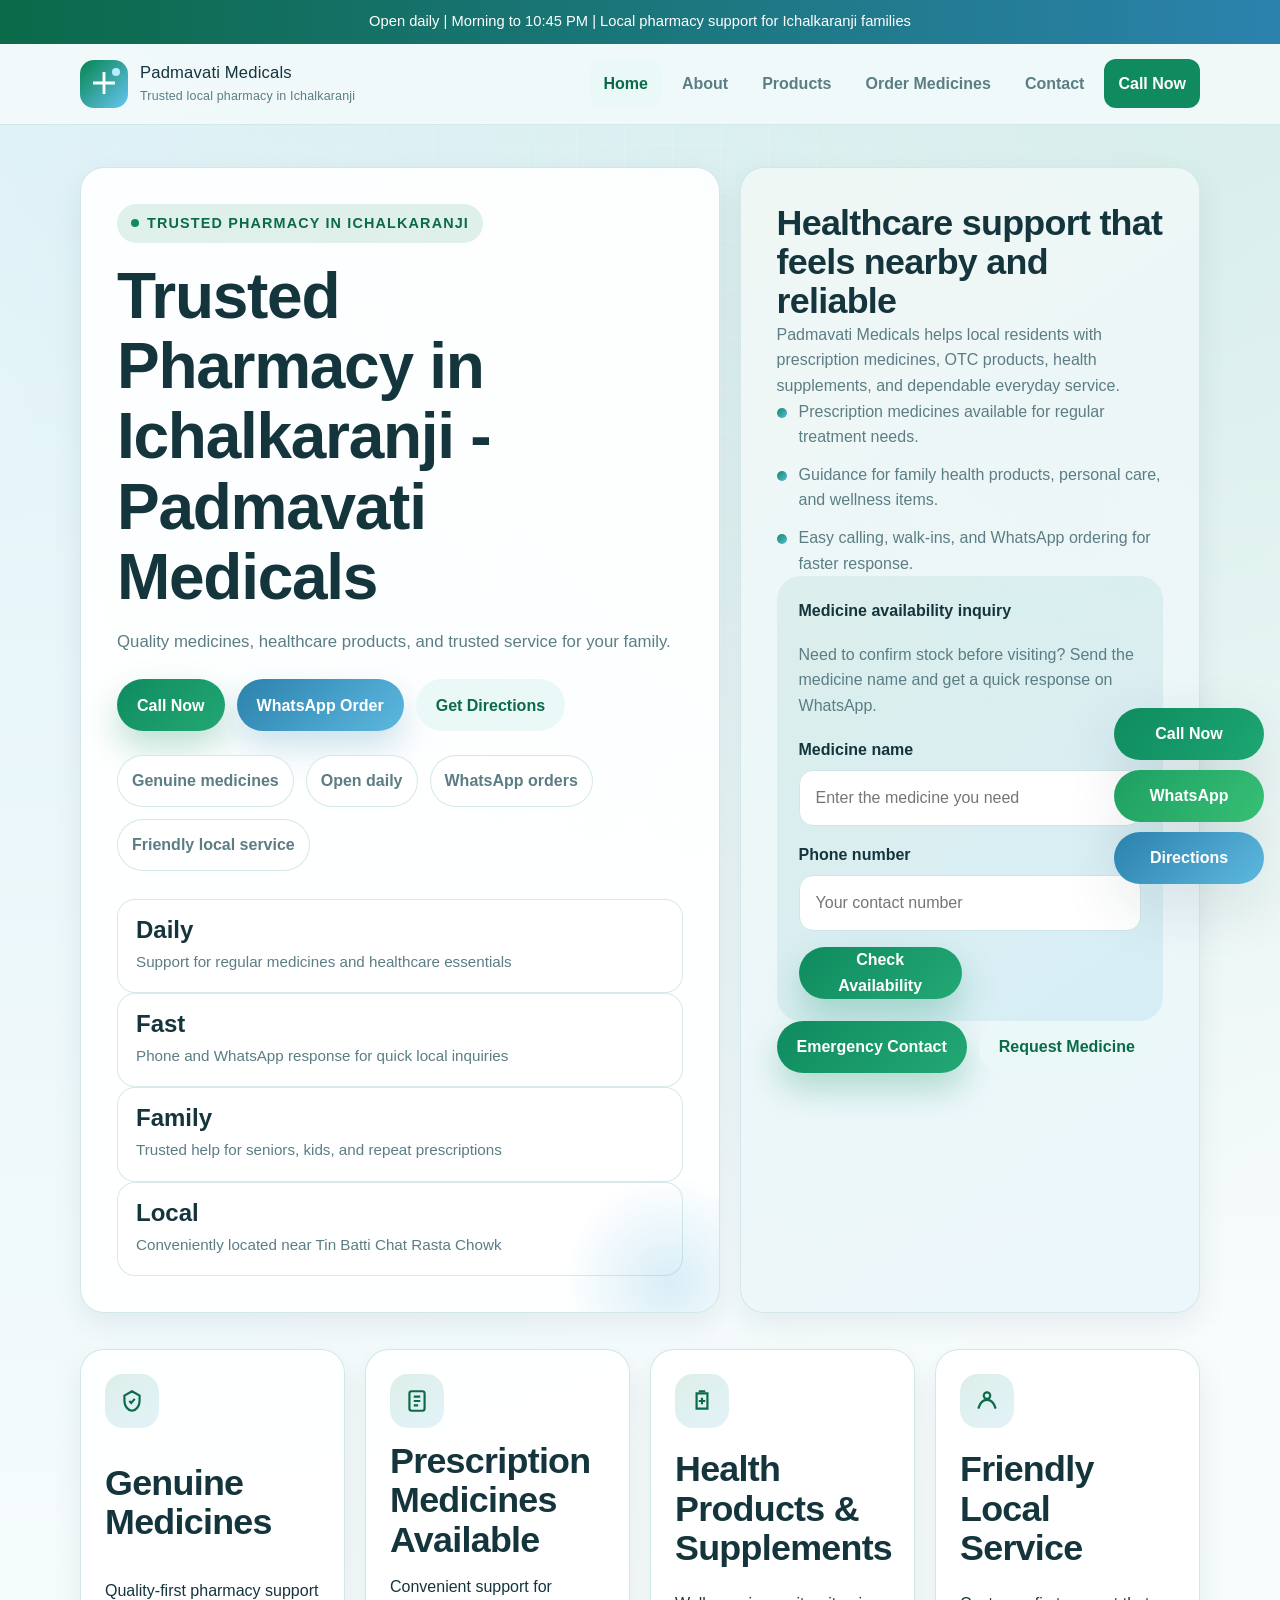
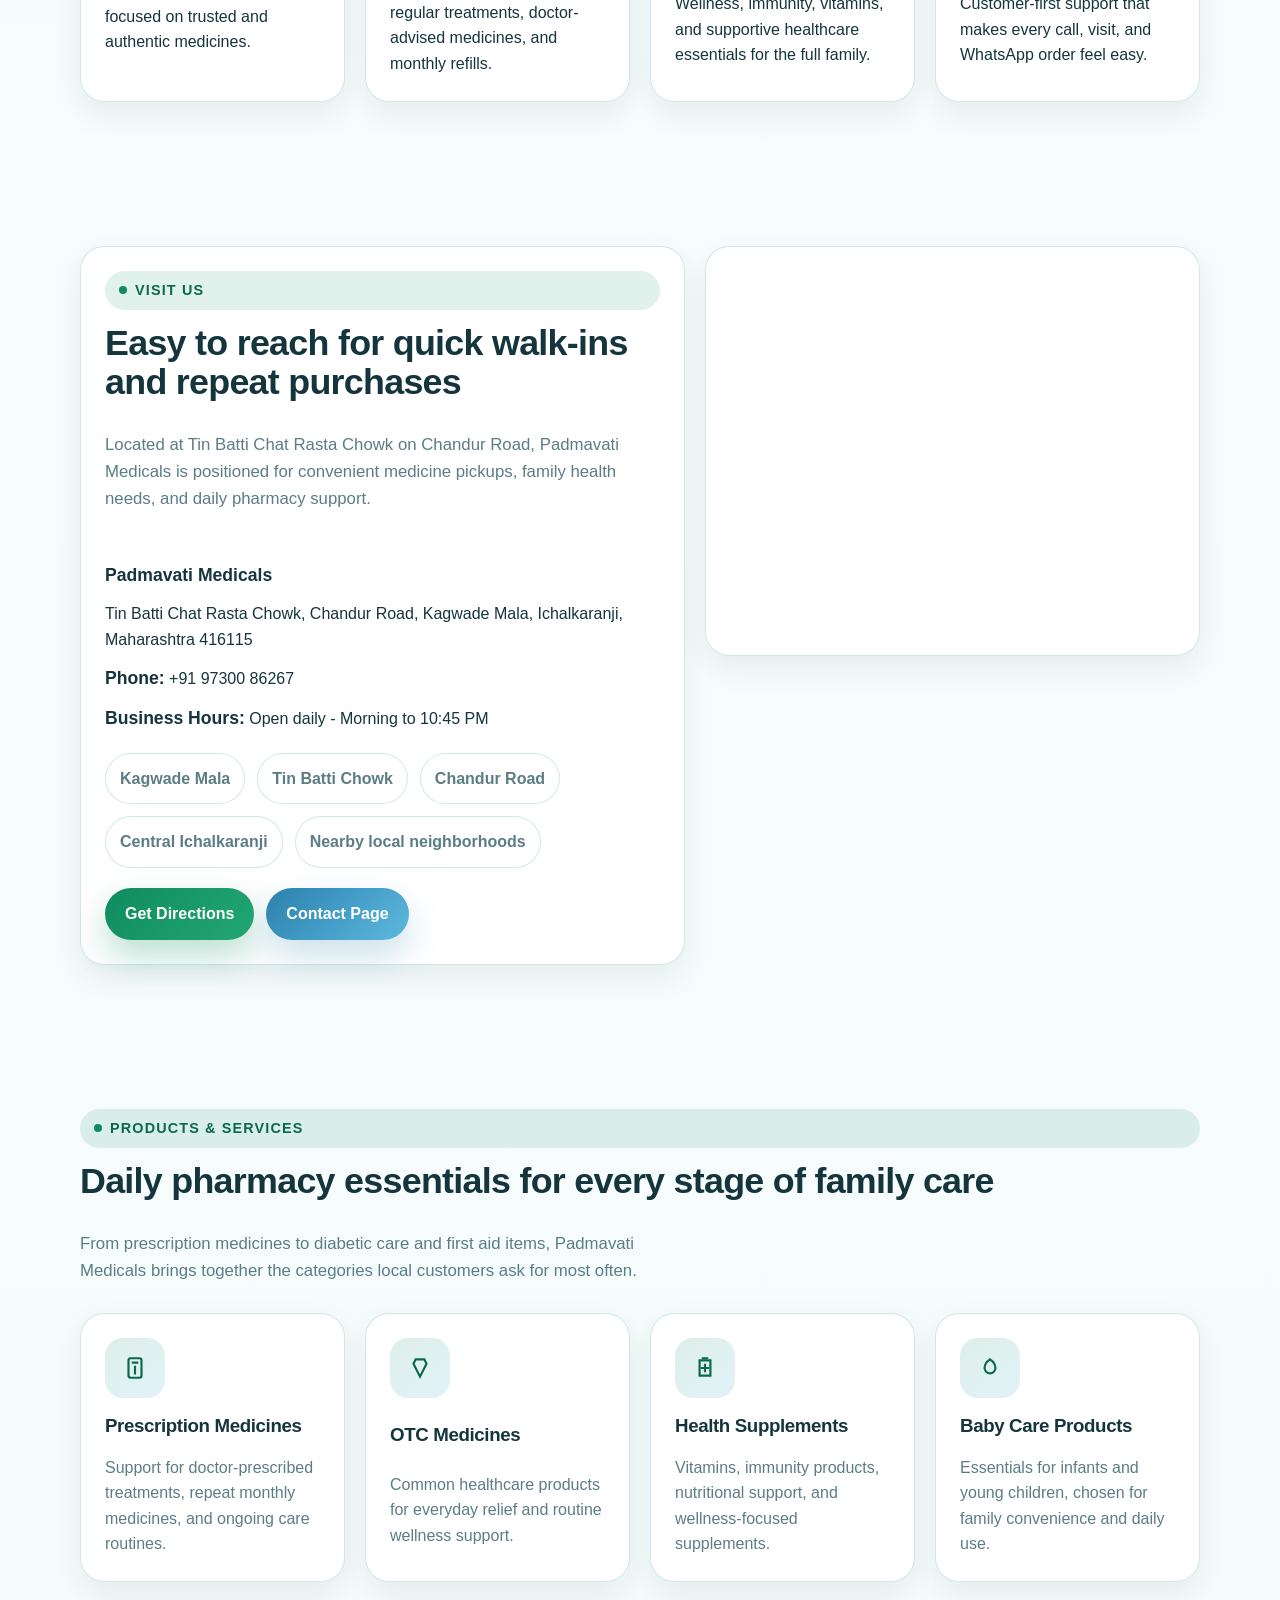
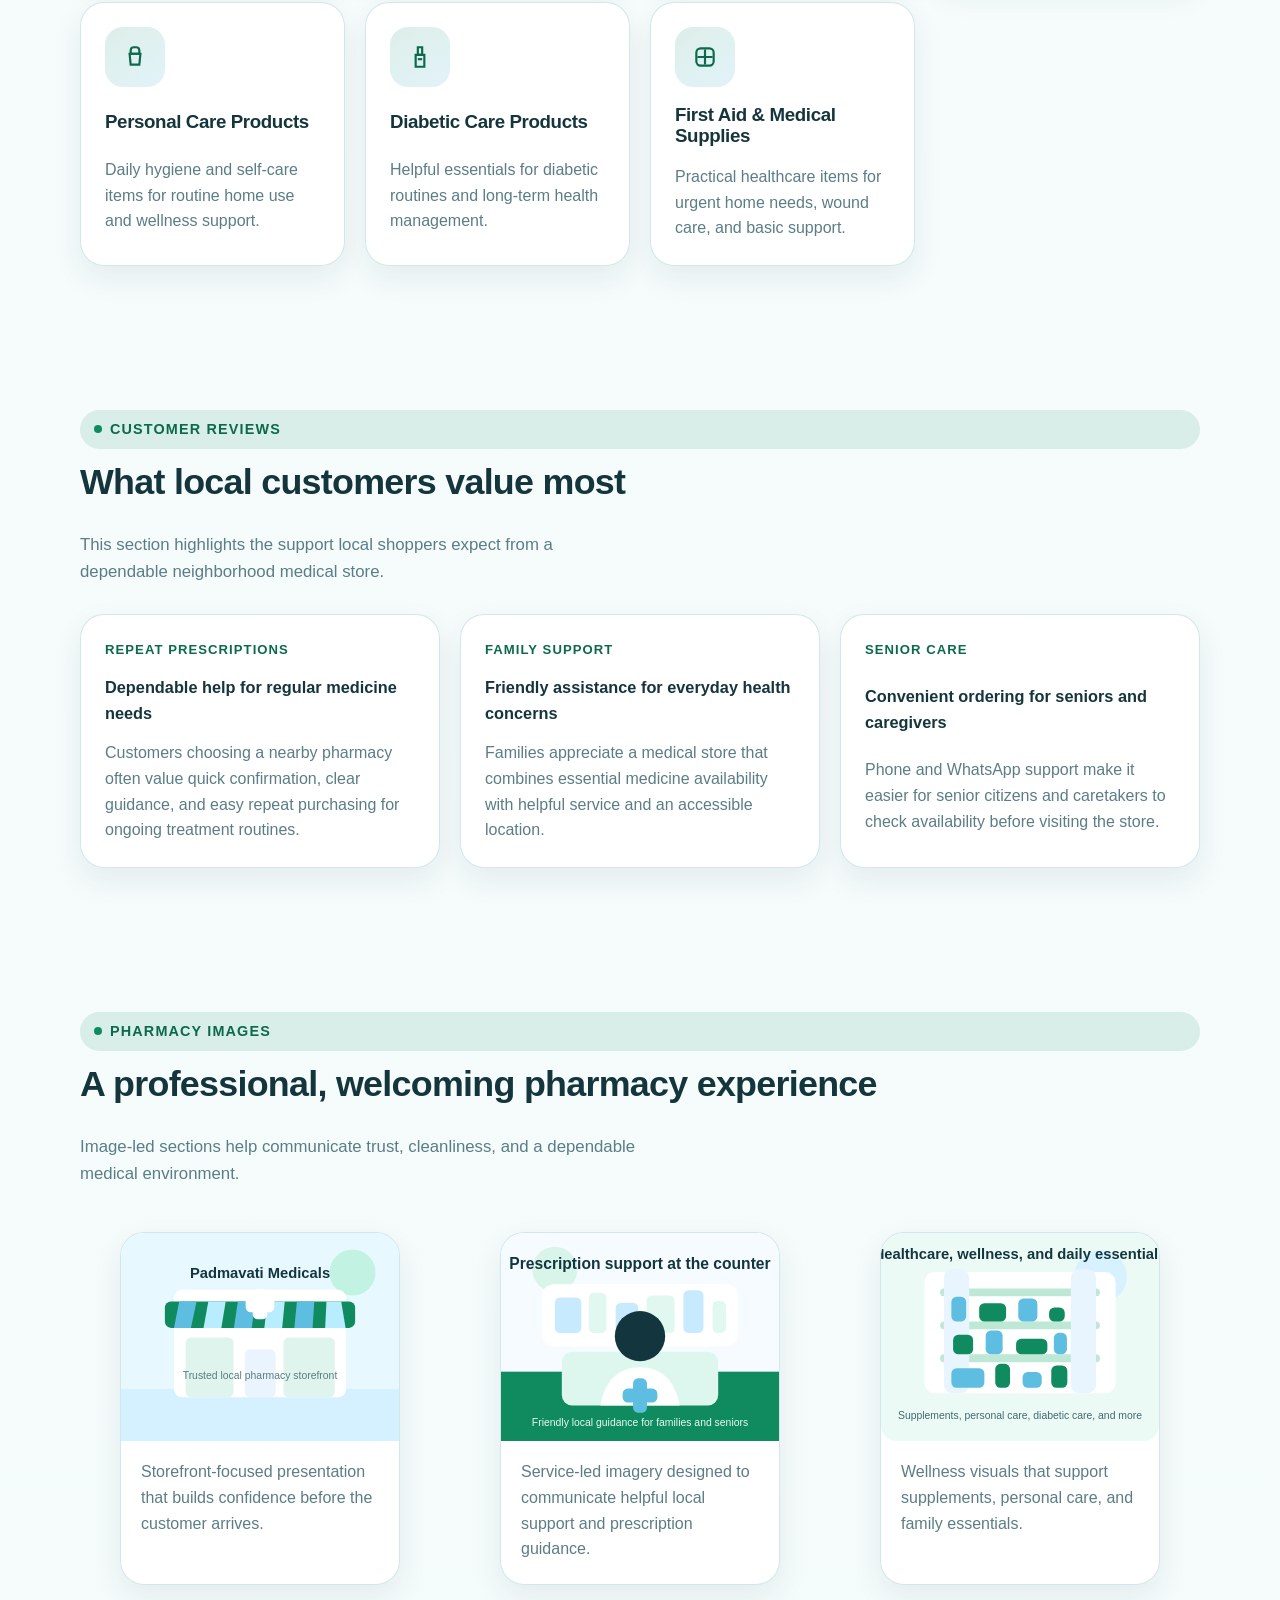
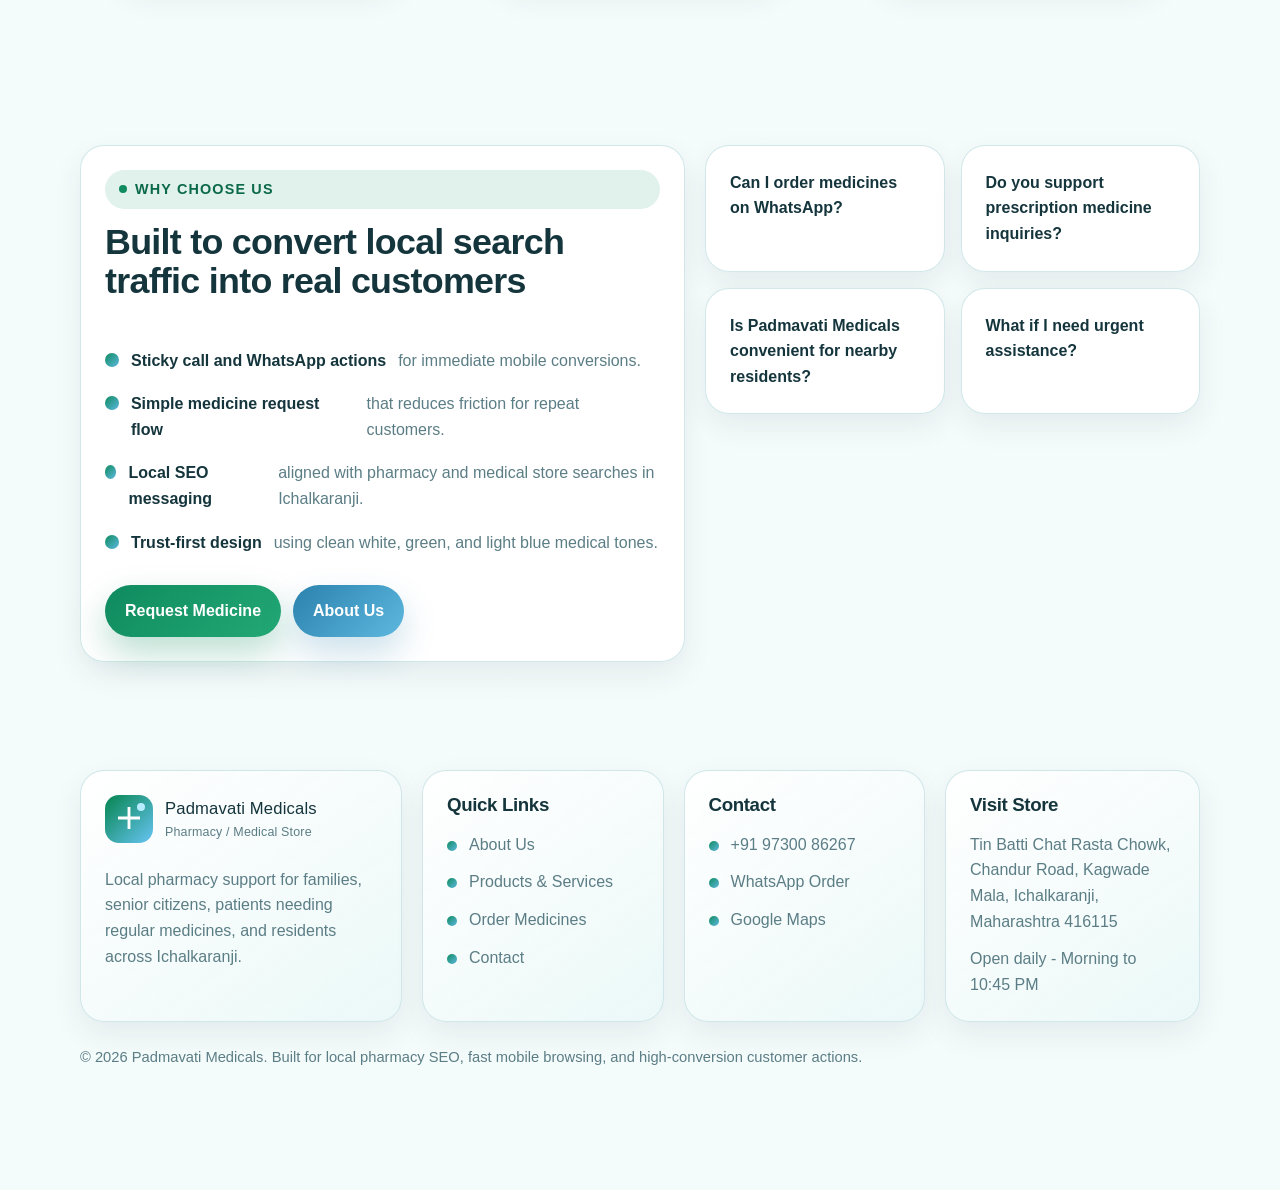
<file: index.html>
<!DOCTYPE html>
<html lang="en">
<head>
  <meta charset="UTF-8">
  <meta name="viewport" content="width=device-width, initial-scale=1.0">
  <title>Trusted Pharmacy in Ichalkaranji | Padmavati Medicals</title>
  <meta name="description" content="Padmavati Medicals is a trusted pharmacy in Ichalkaranji for genuine medicines, prescription support, health products, WhatsApp orders, and quick local service.">
  <meta name="keywords" content="Pharmacy in Ichalkaranji, Medical Store Ichalkaranji, Medicine Shop Near Me, Padmavati Medicals">
  <meta name="theme-color" content="#0f8b5f">
  <meta name="robots" content="index, follow">
  <meta property="og:title" content="Trusted Pharmacy in Ichalkaranji | Padmavati Medicals">
  <meta property="og:description" content="Quality medicines, healthcare products, and trusted service for your family in Ichalkaranji.">
  <meta property="og:type" content="website">
  <meta property="og:image" content="assets/gallery-store.svg">
  <link rel="icon" href="assets/favicon.svg" type="image/svg+xml">
  <link rel="stylesheet" href="styles.css">
  <script type="application/ld+json">
    {
      "@context": "https://schema.org",
      "@type": "MedicalBusiness",
      "name": "Padmavati Medicals",
      "description": "Trusted pharmacy in Ichalkaranji for prescription medicines, health products, and daily healthcare essentials.",
      "telephone": "+91 97300 86267",
      "address": {
        "@type": "PostalAddress",
        "streetAddress": "Tin Batti Chat Rasta Chowk, Chandur Road, Kagwade Mala",
        "addressLocality": "Ichalkaranji",
        "addressRegion": "Maharashtra",
        "postalCode": "416115",
        "addressCountry": "IN"
      },
      "areaServed": [
        "Ichalkaranji",
        "Kagwade Mala",
        "Tin Batti Chowk",
        "Chandur Road"
      ],
      "hasMap": "https://www.google.com/maps/dir/?api=1&destination=Tin%20Batti%20Chat%20Rasta%20Chowk%2C%20Chandur%20Road%2C%20Kagwade%20Mala%2C%20Ichalkaranji%2C%20Maharashtra%20416115",
      "sameAs": [
        "https://share.google/rXqUrAADNEmVeLZZI"
      ],
      "contactPoint": {
        "@type": "ContactPoint",
        "telephone": "+91 97300 86267",
        "contactType": "customer support",
        "areaServed": "IN",
        "availableLanguage": [
          "en",
          "hi",
          "mr"
        ]
      }
    }
  </script>
</head>
<body data-page="home">
  <a class="skip-link" href="#main-content">Skip to content</a>
  <header class="site-header">
    <div class="announcement">Open daily | Morning to 10:45 PM | Local pharmacy support for Ichalkaranji families</div>
    <div class="container nav-shell">
      <a class="brand" href="index.html" aria-label="Padmavati Medicals home">
        <img src="assets/logo-mark.svg" alt="Padmavati Medicals logo">
        <span>
          Padmavati Medicals
          <small>Trusted local pharmacy in Ichalkaranji</small>
        </span>
      </a>
      <button class="nav-toggle" type="button" aria-expanded="false" aria-controls="site-nav" data-nav-toggle>
        <span></span>
      </button>
      <nav class="site-nav" id="site-nav" data-site-nav>
        <a href="index.html" data-page-link="home">Home</a>
        <a href="about.html" data-page-link="about">About</a>
        <a href="products.html" data-page-link="products">Products</a>
        <a href="order.html" data-page-link="order">Order Medicines</a>
        <a href="contact.html" data-page-link="contact">Contact</a>
        <a class="nav-cta" href="tel:+919730086267">Call Now</a>
      </nav>
    </div>
  </header>

  <main id="main-content">
    <section class="hero">
      <div class="container hero-grid">
        <div class="hero-copy reveal">
          <span class="eyebrow">Trusted Pharmacy in Ichalkaranji</span>
          <h1>Trusted Pharmacy in Ichalkaranji - Padmavati Medicals</h1>
          <p>Quality medicines, healthcare products, and trusted service for your family.</p>
          <div class="cta-row" style="margin-top: 24px;">
            <a class="button" href="tel:+919730086267">Call Now</a>
            <a class="button-secondary" href="https://wa.me/919730086267?text=Hello%20Padmavati%20Medicals%2C%20I%20want%20to%20order%20medicines.">WhatsApp Order</a>
            <a class="button-light" href="https://www.google.com/maps/dir/?api=1&amp;destination=Tin%20Batti%20Chat%20Rasta%20Chowk%2C%20Chandur%20Road%2C%20Kagwade%20Mala%2C%20Ichalkaranji%2C%20Maharashtra%20416115">Get Directions</a>
          </div>
          <div class="trust-ribbon">
            <span class="mini-badge">Genuine medicines</span>
            <span class="mini-badge">Open daily</span>
            <span class="mini-badge">WhatsApp orders</span>
            <span class="mini-badge">Friendly local service</span>
          </div>
          <div class="metric-strip" style="margin-top: 28px;">
            <div class="metric">
              <strong>Daily</strong>
              <span>Support for regular medicines and healthcare essentials</span>
            </div>
            <div class="metric">
              <strong>Fast</strong>
              <span>Phone and WhatsApp response for quick local inquiries</span>
            </div>
            <div class="metric">
              <strong>Family</strong>
              <span>Trusted help for seniors, kids, and repeat prescriptions</span>
            </div>
            <div class="metric">
              <strong>Local</strong>
              <span>Conveniently located near Tin Batti Chat Rasta Chowk</span>
            </div>
          </div>
        </div>

        <aside class="hero-panel reveal">
          <h2>Healthcare support that feels nearby and reliable</h2>
          <p class="subtle">Padmavati Medicals helps local residents with prescription medicines, OTC products, health supplements, and dependable everyday service.</p>
          <ul class="icon-list">
            <li>Prescription medicines available for regular treatment needs.</li>
            <li>Guidance for family health products, personal care, and wellness items.</li>
            <li>Easy calling, walk-ins, and WhatsApp ordering for faster response.</li>
          </ul>
          <div class="support-banner">
            <strong>Medicine availability inquiry</strong>
            <p class="subtle">Need to confirm stock before visiting? Send the medicine name and get a quick response on WhatsApp.</p>
            <form class="form-grid" data-inquiry-form>
              <div class="field full">
                <label for="home-medicine">Medicine name</label>
                <input id="home-medicine" name="medicine" type="text" placeholder="Enter the medicine you need" required>
              </div>
              <div class="field full">
                <label for="home-phone">Phone number</label>
                <input id="home-phone" name="phone" type="tel" placeholder="Your contact number">
              </div>
              <button class="button" type="submit">Check Availability</button>
              <div class="status-message" data-form-status></div>
            </form>
          </div>
          <div class="inline-actions">
            <a class="button" href="tel:+919730086267">Emergency Contact</a>
            <a class="button-light" href="order.html">Request Medicine</a>
          </div>
        </aside>
      </div>
    </section>

    <section class="section section-tight">
      <div class="container">
        <div class="card-grid cards-4">
          <article class="card feature-card reveal">
            <div class="icon-badge" aria-hidden="true">
              <svg viewBox="0 0 24 24" fill="none" stroke="currentColor" stroke-width="2">
                <path d="M12 3l7 4v5c0 4.4-2.9 8.6-7 9-4.1-.4-7-4.6-7-9V7l7-4Z"></path>
                <path d="m9.5 12 1.8 1.8 3.2-3.8"></path>
              </svg>
            </div>
            <h3>Genuine Medicines</h3>
            <p>Quality-first pharmacy support focused on trusted and authentic medicines.</p>
          </article>
          <article class="card feature-card reveal">
            <div class="icon-badge" aria-hidden="true">
              <svg viewBox="0 0 24 24" fill="none" stroke="currentColor" stroke-width="2">
                <rect x="5" y="3" width="14" height="18" rx="2"></rect>
                <path d="M9 8h6M9 12h6M9 16h4"></path>
              </svg>
            </div>
            <h3>Prescription Medicines Available</h3>
            <p>Convenient support for regular treatments, doctor-advised medicines, and monthly refills.</p>
          </article>
          <article class="card feature-card reveal">
            <div class="icon-badge" aria-hidden="true">
              <svg viewBox="0 0 24 24" fill="none" stroke="currentColor" stroke-width="2">
                <path d="M7 5h10v14H7z"></path>
                <path d="M9 3h6M12 9v6M9 12h6"></path>
              </svg>
            </div>
            <h3>Health Products &amp; Supplements</h3>
            <p>Wellness, immunity, vitamins, and supportive healthcare essentials for the full family.</p>
          </article>
          <article class="card feature-card reveal">
            <div class="icon-badge" aria-hidden="true">
              <svg viewBox="0 0 24 24" fill="none" stroke="currentColor" stroke-width="2">
                <path d="M4 19c1.5-5.3 4.2-8 8-8s6.5 2.7 8 8"></path>
                <circle cx="12" cy="7" r="3"></circle>
              </svg>
            </div>
            <h3>Friendly Local Service</h3>
            <p>Customer-first support that makes every call, visit, and WhatsApp order feel easy.</p>
          </article>
        </div>
      </div>
    </section>

    <section class="section">
      <div class="container split-grid">
        <div class="map-card reveal">
          <div class="section-header">
            <span class="eyebrow">Visit Us</span>
            <h2>Easy to reach for quick walk-ins and repeat purchases</h2>
            <p class="section-copy">Located at Tin Batti Chat Rasta Chowk on Chandur Road, Padmavati Medicals is positioned for convenient medicine pickups, family health needs, and daily pharmacy support.</p>
          </div>
          <div class="address-block">
            <strong>Padmavati Medicals</strong>
            <p>Tin Batti Chat Rasta Chowk, Chandur Road, Kagwade Mala, Ichalkaranji, Maharashtra 416115</p>
            <p><strong>Phone:</strong> <a href="tel:+919730086267">+91 97300 86267</a></p>
            <p><strong>Business Hours:</strong> Open daily - Morning to 10:45 PM</p>
          </div>
          <div class="service-areas">
            <span class="area-chip">Kagwade Mala</span>
            <span class="area-chip">Tin Batti Chowk</span>
            <span class="area-chip">Chandur Road</span>
            <span class="area-chip">Central Ichalkaranji</span>
            <span class="area-chip">Nearby local neighborhoods</span>
          </div>
          <div class="inline-actions">
            <a class="button" href="https://www.google.com/maps/dir/?api=1&amp;destination=Tin%20Batti%20Chat%20Rasta%20Chowk%2C%20Chandur%20Road%2C%20Kagwade%20Mala%2C%20Ichalkaranji%2C%20Maharashtra%20416115">Get Directions</a>
            <a class="button-secondary" href="contact.html">Contact Page</a>
          </div>
        </div>
        <div class="map-card reveal">
          <iframe class="map-frame" title="Padmavati Medicals location map" loading="lazy" referrerpolicy="no-referrer-when-downgrade" src="https://www.google.com/maps?q=Tin%20Batti%20Chat%20Rasta%20Chowk%2C%20Chandur%20Road%2C%20Kagwade%20Mala%2C%20Ichalkaranji%2C%20Maharashtra%20416115&amp;output=embed"></iframe>
        </div>
      </div>
    </section>

    <section class="section">
      <div class="container">
        <div class="section-header reveal">
          <span class="eyebrow">Products &amp; Services</span>
          <h2>Daily pharmacy essentials for every stage of family care</h2>
          <p class="section-copy">From prescription medicines to diabetic care and first aid items, Padmavati Medicals brings together the categories local customers ask for most often.</p>
        </div>
        <div class="product-grid products-4">
          <article class="product-card reveal">
            <div class="icon-badge" aria-hidden="true">
              <svg viewBox="0 0 24 24" fill="none" stroke="currentColor" stroke-width="2">
                <rect x="6" y="3" width="12" height="18" rx="2"></rect>
                <path d="M9 7h6M12 10v8"></path>
              </svg>
            </div>
            <h3>Prescription Medicines</h3>
            <p>Support for doctor-prescribed treatments, repeat monthly medicines, and ongoing care routines.</p>
          </article>
          <article class="product-card reveal">
            <div class="icon-badge" aria-hidden="true">
              <svg viewBox="0 0 24 24" fill="none" stroke="currentColor" stroke-width="2">
                <path d="M8 4h8l2 4-6 12L6 8l2-4Z"></path>
              </svg>
            </div>
            <h3>OTC Medicines</h3>
            <p>Common healthcare products for everyday relief and routine wellness support.</p>
          </article>
          <article class="product-card reveal">
            <div class="icon-badge" aria-hidden="true">
              <svg viewBox="0 0 24 24" fill="none" stroke="currentColor" stroke-width="2">
                <path d="M7 5h10v14H7z"></path>
                <path d="M9 3h6M12 8v8M8 12h8"></path>
              </svg>
            </div>
            <h3>Health Supplements</h3>
            <p>Vitamins, immunity products, nutritional support, and wellness-focused supplements.</p>
          </article>
          <article class="product-card reveal">
            <div class="icon-badge" aria-hidden="true">
              <svg viewBox="0 0 24 24" fill="none" stroke="currentColor" stroke-width="2">
                <path d="M12 4c3 2 5 4.8 5 8a5 5 0 1 1-10 0c0-3.2 2-6 5-8Z"></path>
              </svg>
            </div>
            <h3>Baby Care Products</h3>
            <p>Essentials for infants and young children, chosen for family convenience and daily use.</p>
          </article>
          <article class="product-card reveal">
            <div class="icon-badge" aria-hidden="true">
              <svg viewBox="0 0 24 24" fill="none" stroke="currentColor" stroke-width="2">
                <path d="M8 6c0-1.7 1.3-3 3-3h2c1.7 0 3 1.3 3 3v3H8V6Z"></path>
                <path d="M7 9h10l-1 10H8L7 9Z"></path>
              </svg>
            </div>
            <h3>Personal Care Products</h3>
            <p>Daily hygiene and self-care items for routine home use and wellness support.</p>
          </article>
          <article class="product-card reveal">
            <div class="icon-badge" aria-hidden="true">
              <svg viewBox="0 0 24 24" fill="none" stroke="currentColor" stroke-width="2">
                <path d="M10 3h4v7h-4z"></path>
                <path d="M8 10h8v11H8z"></path>
                <path d="M10 14h4"></path>
              </svg>
            </div>
            <h3>Diabetic Care Products</h3>
            <p>Helpful essentials for diabetic routines and long-term health management.</p>
          </article>
          <article class="product-card reveal">
            <div class="icon-badge" aria-hidden="true">
              <svg viewBox="0 0 24 24" fill="none" stroke="currentColor" stroke-width="2">
                <path d="M5 12h14M12 5v14"></path>
                <rect x="4" y="4" width="16" height="16" rx="4"></rect>
              </svg>
            </div>
            <h3>First Aid &amp; Medical Supplies</h3>
            <p>Practical healthcare items for urgent home needs, wound care, and basic support.</p>
          </article>
        </div>
      </div>
    </section>

    <section class="section">
      <div class="container">
        <div class="section-header reveal">
          <span class="eyebrow">Customer Reviews</span>
          <h2>What local customers value most</h2>
          <p class="section-copy">This section highlights the support local shoppers expect from a dependable neighborhood medical store.</p>
        </div>
        <div class="card-grid cards-3">
          <article class="review-card reveal">
            <span class="review-tag">Repeat prescriptions</span>
            <strong>Dependable help for regular medicine needs</strong>
            <p>Customers choosing a nearby pharmacy often value quick confirmation, clear guidance, and easy repeat purchasing for ongoing treatment routines.</p>
          </article>
          <article class="review-card reveal">
            <span class="review-tag">Family support</span>
            <strong>Friendly assistance for everyday health concerns</strong>
            <p>Families appreciate a medical store that combines essential medicine availability with helpful service and an accessible location.</p>
          </article>
          <article class="review-card reveal">
            <span class="review-tag">Senior care</span>
            <strong>Convenient ordering for seniors and caregivers</strong>
            <p>Phone and WhatsApp support make it easier for senior citizens and caretakers to check availability before visiting the store.</p>
          </article>
        </div>
      </div>
    </section>

    <section class="section">
      <div class="container">
        <div class="section-header reveal">
          <span class="eyebrow">Pharmacy Images</span>
          <h2>A professional, welcoming pharmacy experience</h2>
          <p class="section-copy">Image-led sections help communicate trust, cleanliness, and a dependable medical environment.</p>
        </div>
        <div class="gallery-grid">
          <figure class="gallery-card reveal">
            <img src="assets/gallery-store.svg" alt="Illustration of Padmavati Medicals storefront">
            <figcaption>Storefront-focused presentation that builds confidence before the customer arrives.</figcaption>
          </figure>
          <figure class="gallery-card reveal">
            <img src="assets/gallery-pharmacist.svg" alt="Illustration of pharmacy counter support">
            <figcaption>Service-led imagery designed to communicate helpful local support and prescription guidance.</figcaption>
          </figure>
          <figure class="gallery-card reveal">
            <img src="assets/gallery-wellness.svg" alt="Illustration of healthcare and wellness shelves">
            <figcaption>Wellness visuals that support supplements, personal care, and family essentials.</figcaption>
          </figure>
        </div>
      </div>
    </section>

    <section class="section">
      <div class="container split-grid">
        <div class="form-card reveal">
          <div class="section-header">
            <span class="eyebrow">Why Choose Us</span>
            <h2>Built to convert local search traffic into real customers</h2>
          </div>
          <div class="feature-check"><strong>Sticky call and WhatsApp actions</strong> for immediate mobile conversions.</div>
          <div class="feature-check"><strong>Simple medicine request flow</strong> that reduces friction for repeat customers.</div>
          <div class="feature-check"><strong>Local SEO messaging</strong> aligned with pharmacy and medical store searches in Ichalkaranji.</div>
          <div class="feature-check"><strong>Trust-first design</strong> using clean white, green, and light blue medical tones.</div>
          <div class="inline-actions" style="margin-top: 12px;">
            <a class="button" href="order.html">Request Medicine</a>
            <a class="button-secondary" href="about.html">About Us</a>
          </div>
        </div>
        <div class="faq-grid">
          <details class="faq-card reveal">
            <summary>Can I order medicines on WhatsApp?</summary>
            <p>Yes. Tap the WhatsApp button or submit the medicine request form to start an order message instantly.</p>
          </details>
          <details class="faq-card reveal">
            <summary>Do you support prescription medicine inquiries?</summary>
            <p>Yes. Use the order form to mention the medicine name and share your prescription image in WhatsApp for confirmation.</p>
          </details>
          <details class="faq-card reveal">
            <summary>Is Padmavati Medicals convenient for nearby residents?</summary>
            <p>The store is positioned near Tin Batti Chat Rasta Chowk on Chandur Road, making it accessible for local walk-ins in and around Ichalkaranji.</p>
          </details>
          <details class="faq-card reveal">
            <summary>What if I need urgent assistance?</summary>
            <p>Use the emergency call button for immediate phone contact and faster guidance on urgent medicine availability.</p>
          </details>
        </div>
      </div>
    </section>
  </main>

  <footer class="footer">
    <div class="container footer-grid">
      <section class="footer-card">
        <a class="brand" href="index.html">
          <img src="assets/logo-mark.svg" alt="Padmavati Medicals logo">
          <span>
            Padmavati Medicals
            <small>Pharmacy / Medical Store</small>
          </span>
        </a>
        <p style="margin-top: 16px;">Local pharmacy support for families, senior citizens, patients needing regular medicines, and residents across Ichalkaranji.</p>
      </section>
      <section class="footer-card">
        <h3>Quick Links</h3>
        <ul class="icon-list" style="margin-top: 16px;">
          <li><a href="about.html">About Us</a></li>
          <li><a href="products.html">Products &amp; Services</a></li>
          <li><a href="order.html">Order Medicines</a></li>
          <li><a href="contact.html">Contact</a></li>
        </ul>
      </section>
      <section class="footer-card">
        <h3>Contact</h3>
        <ul class="icon-list" style="margin-top: 16px;">
          <li><a href="tel:+919730086267">+91 97300 86267</a></li>
          <li><a href="https://wa.me/919730086267?text=Hello%20Padmavati%20Medicals%2C%20I%20need%20medicine%20support.">WhatsApp Order</a></li>
          <li><a href="https://share.google/rXqUrAADNEmVeLZZI">Google Maps</a></li>
        </ul>
      </section>
      <section class="footer-card">
        <h3>Visit Store</h3>
        <p style="margin-top: 16px;">Tin Batti Chat Rasta Chowk, Chandur Road, Kagwade Mala, Ichalkaranji, Maharashtra 416115</p>
        <p style="margin-top: 12px;">Open daily - Morning to 10:45 PM</p>
      </section>
    </div>
    <div class="container footer-bottom">
      <p>&copy; <span data-year></span> Padmavati Medicals. Built for local pharmacy SEO, fast mobile browsing, and high-conversion customer actions.</p>
    </div>
  </footer>

  <div class="sticky-actions" aria-label="Quick contact actions">
    <a class="sticky-action call" href="tel:+919730086267">Call Now</a>
    <a class="sticky-action whatsapp" href="https://wa.me/919730086267?text=Hello%20Padmavati%20Medicals%2C%20I%20want%20to%20order%20medicines.">WhatsApp</a>
    <a class="sticky-action directions" href="https://www.google.com/maps/dir/?api=1&amp;destination=Tin%20Batti%20Chat%20Rasta%20Chowk%2C%20Chandur%20Road%2C%20Kagwade%20Mala%2C%20Ichalkaranji%2C%20Maharashtra%20416115">Directions</a>
  </div>

  <script src="script.js"></script>
</body>
</html>
</file>
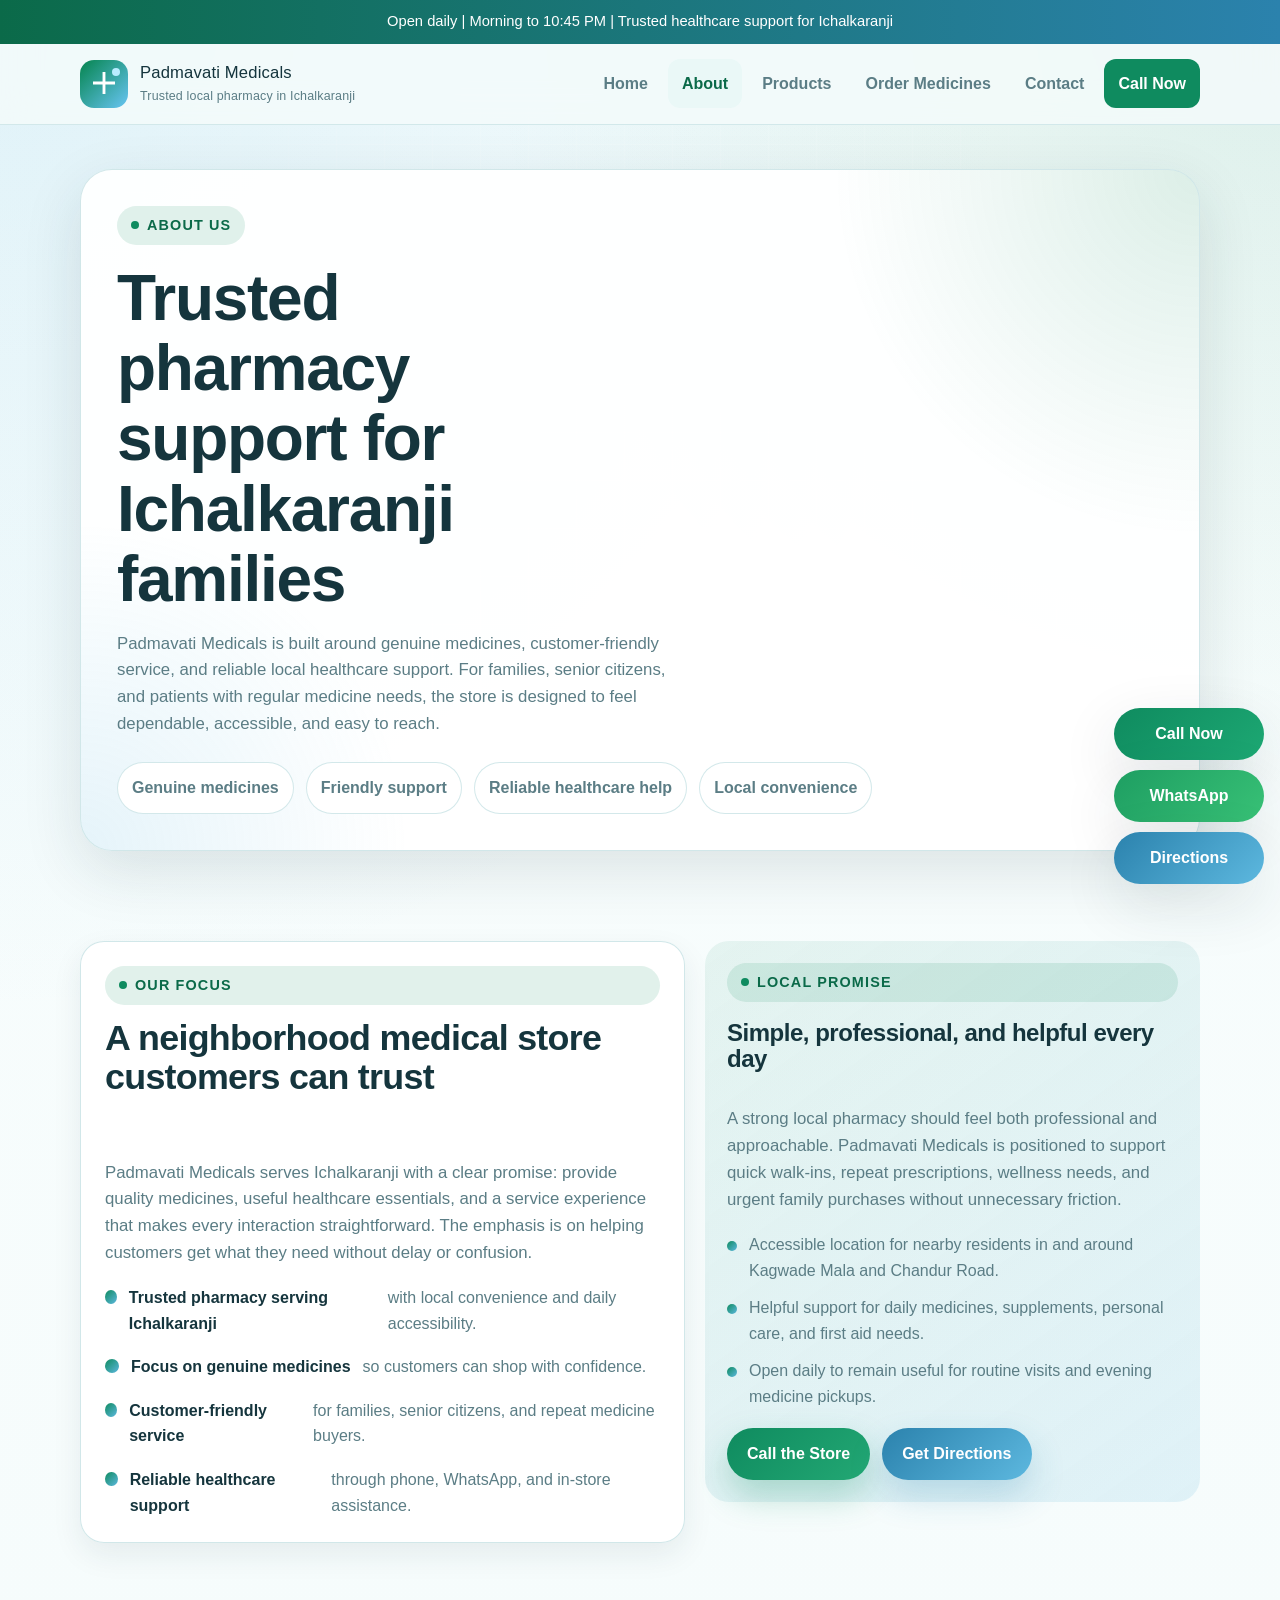
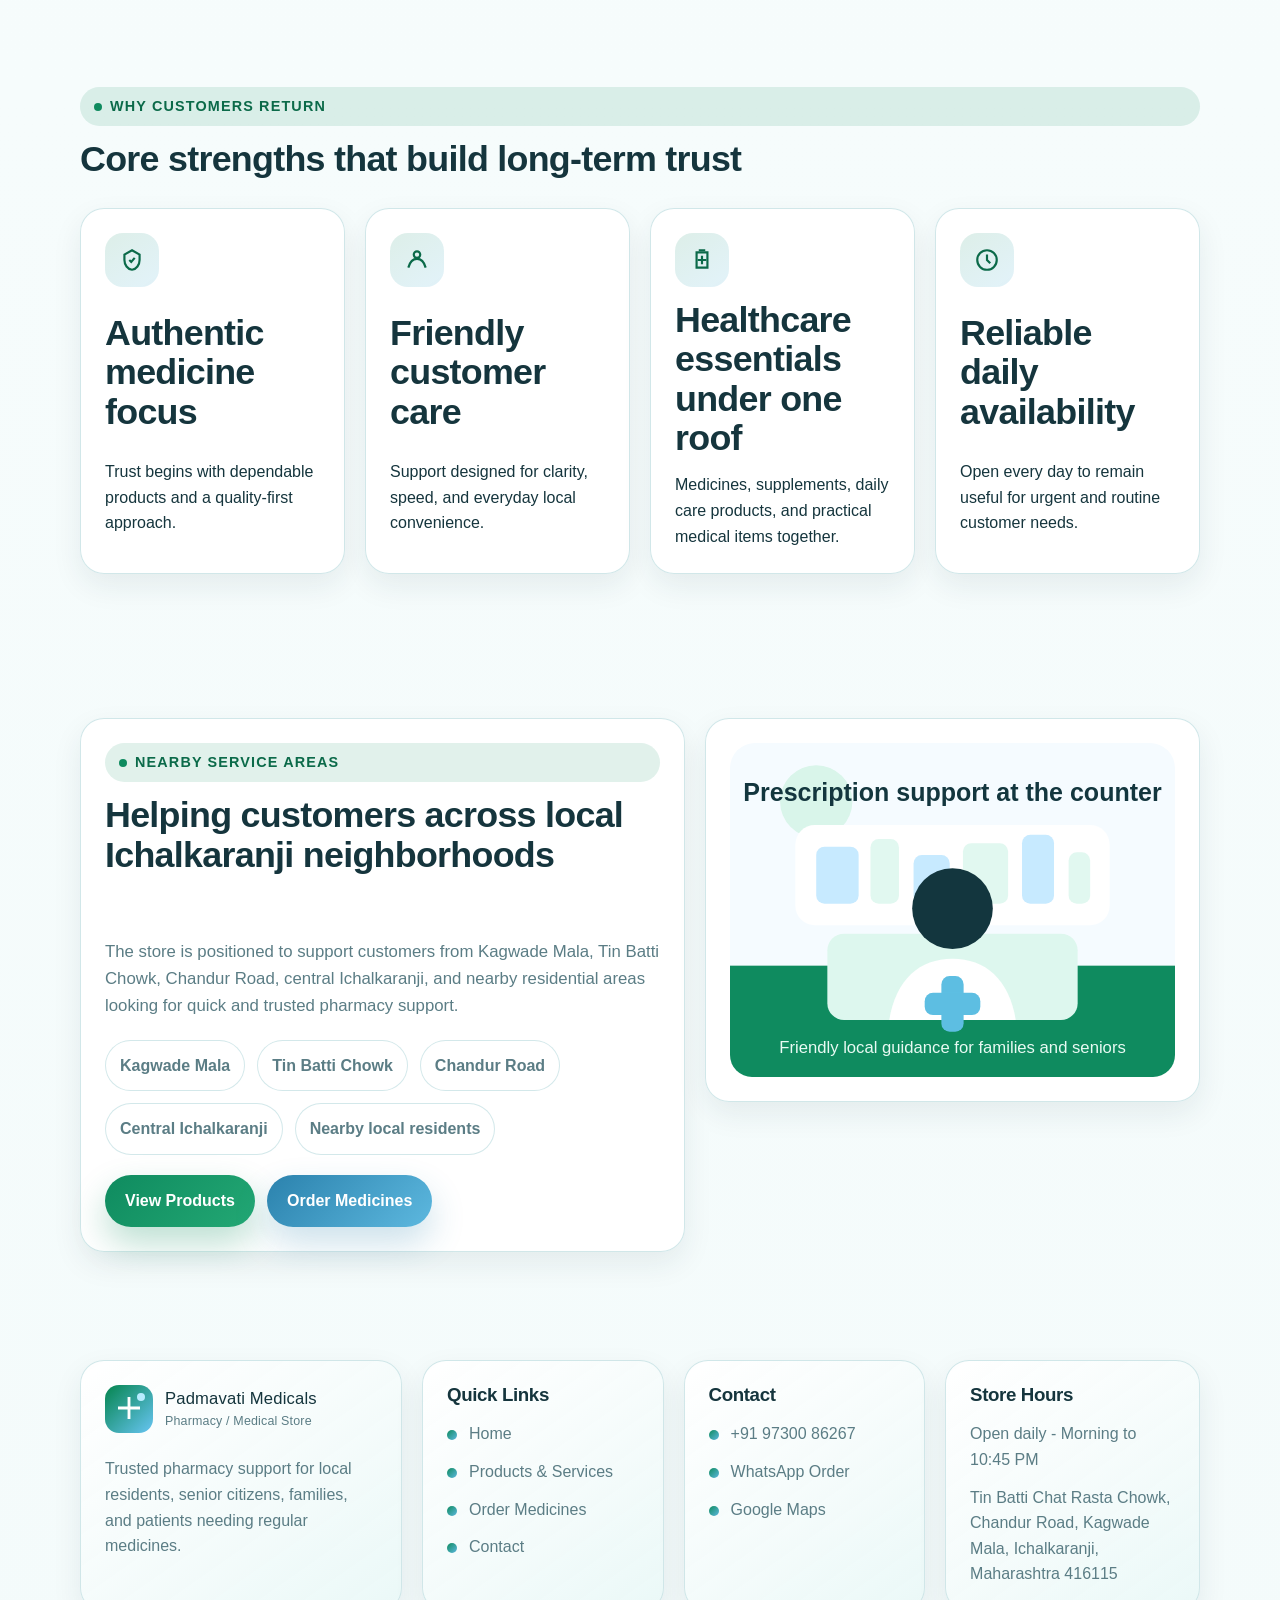
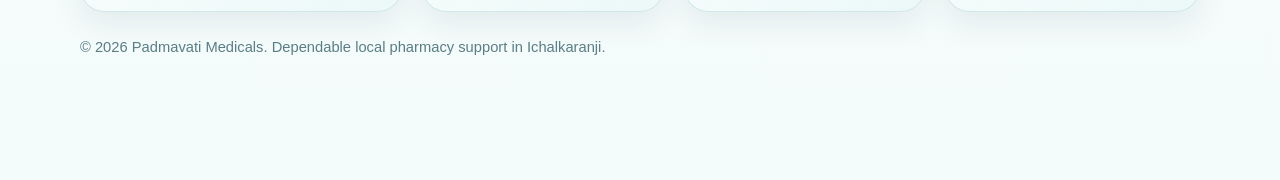
<file: about.html>
<!DOCTYPE html>
<html lang="en">
<head>
  <meta charset="UTF-8">
  <meta name="viewport" content="width=device-width, initial-scale=1.0">
  <title>About Padmavati Medicals | Trusted Medical Store in Ichalkaranji</title>
  <meta name="description" content="Learn about Padmavati Medicals, a trusted pharmacy serving Ichalkaranji with genuine medicines, customer-friendly service, and reliable healthcare support.">
  <meta name="keywords" content="About Padmavati Medicals, Pharmacy in Ichalkaranji, Medical Store Ichalkaranji, Genuine Medicines">
  <meta name="theme-color" content="#0f8b5f">
  <meta name="robots" content="index, follow">
  <meta property="og:title" content="About Padmavati Medicals | Trusted Medical Store in Ichalkaranji">
  <meta property="og:description" content="Trusted pharmacy serving Ichalkaranji with genuine medicines and reliable local healthcare support.">
  <meta property="og:type" content="website">
  <meta property="og:image" content="assets/gallery-pharmacist.svg">
  <link rel="icon" href="assets/favicon.svg" type="image/svg+xml">
  <link rel="stylesheet" href="styles.css">
  <script type="application/ld+json">
    {
      "@context": "https://schema.org",
      "@type": "MedicalBusiness",
      "name": "Padmavati Medicals",
      "telephone": "+91 97300 86267",
      "address": {
        "@type": "PostalAddress",
        "streetAddress": "Tin Batti Chat Rasta Chowk, Chandur Road, Kagwade Mala",
        "addressLocality": "Ichalkaranji",
        "addressRegion": "Maharashtra",
        "postalCode": "416115",
        "addressCountry": "IN"
      },
      "sameAs": [
        "https://share.google/rXqUrAADNEmVeLZZI"
      ]
    }
  </script>
</head>
<body data-page="about">
  <a class="skip-link" href="#main-content">Skip to content</a>
  <header class="site-header">
    <div class="announcement">Open daily | Morning to 10:45 PM | Trusted healthcare support for Ichalkaranji</div>
    <div class="container nav-shell">
      <a class="brand" href="index.html" aria-label="Padmavati Medicals home">
        <img src="assets/logo-mark.svg" alt="Padmavati Medicals logo">
        <span>
          Padmavati Medicals
          <small>Trusted local pharmacy in Ichalkaranji</small>
        </span>
      </a>
      <button class="nav-toggle" type="button" aria-expanded="false" aria-controls="site-nav" data-nav-toggle>
        <span></span>
      </button>
      <nav class="site-nav" id="site-nav" data-site-nav>
        <a href="index.html" data-page-link="home">Home</a>
        <a href="about.html" data-page-link="about">About</a>
        <a href="products.html" data-page-link="products">Products</a>
        <a href="order.html" data-page-link="order">Order Medicines</a>
        <a href="contact.html" data-page-link="contact">Contact</a>
        <a class="nav-cta" href="tel:+919730086267">Call Now</a>
      </nav>
    </div>
  </header>

  <main id="main-content">
    <section class="page-hero">
      <div class="container">
        <div class="page-hero-shell reveal">
          <span class="eyebrow">About Us</span>
          <h1>Trusted pharmacy support for Ichalkaranji families</h1>
          <p>Padmavati Medicals is built around genuine medicines, customer-friendly service, and reliable local healthcare support. For families, senior citizens, and patients with regular medicine needs, the store is designed to feel dependable, accessible, and easy to reach.</p>
          <div class="trust-ribbon">
            <span class="mini-badge">Genuine medicines</span>
            <span class="mini-badge">Friendly support</span>
            <span class="mini-badge">Reliable healthcare help</span>
            <span class="mini-badge">Local convenience</span>
          </div>
        </div>
      </div>
    </section>

    <section class="section">
      <div class="container split-grid">
        <div class="form-card reveal">
          <div class="section-header">
            <span class="eyebrow">Our Focus</span>
            <h2>A neighborhood medical store customers can trust</h2>
          </div>
          <p class="section-copy">Padmavati Medicals serves Ichalkaranji with a clear promise: provide quality medicines, useful healthcare essentials, and a service experience that makes every interaction straightforward. The emphasis is on helping customers get what they need without delay or confusion.</p>
          <div class="feature-check"><strong>Trusted pharmacy serving Ichalkaranji</strong> with local convenience and daily accessibility.</div>
          <div class="feature-check"><strong>Focus on genuine medicines</strong> so customers can shop with confidence.</div>
          <div class="feature-check"><strong>Customer-friendly service</strong> for families, senior citizens, and repeat medicine buyers.</div>
          <div class="feature-check"><strong>Reliable healthcare support</strong> through phone, WhatsApp, and in-store assistance.</div>
        </div>
        <div class="support-banner reveal">
          <span class="eyebrow">Local Promise</span>
          <h2>Simple, professional, and helpful every day</h2>
          <p class="section-copy">A strong local pharmacy should feel both professional and approachable. Padmavati Medicals is positioned to support quick walk-ins, repeat prescriptions, wellness needs, and urgent family purchases without unnecessary friction.</p>
          <ul class="icon-list">
            <li>Accessible location for nearby residents in and around Kagwade Mala and Chandur Road.</li>
            <li>Helpful support for daily medicines, supplements, personal care, and first aid needs.</li>
            <li>Open daily to remain useful for routine visits and evening medicine pickups.</li>
          </ul>
          <div class="inline-actions">
            <a class="button" href="tel:+919730086267">Call the Store</a>
            <a class="button-secondary" href="contact.html">Get Directions</a>
          </div>
        </div>
      </div>
    </section>

    <section class="section">
      <div class="container">
        <div class="section-header reveal">
          <span class="eyebrow">Why Customers Return</span>
          <h2>Core strengths that build long-term trust</h2>
        </div>
        <div class="card-grid cards-4">
          <article class="card feature-card reveal">
            <div class="icon-badge" aria-hidden="true">
              <svg viewBox="0 0 24 24" fill="none" stroke="currentColor" stroke-width="2">
                <path d="M12 3l7 4v5c0 4.4-2.9 8.6-7 9-4.1-.4-7-4.6-7-9V7l7-4Z"></path>
                <path d="m9.5 12 1.8 1.8 3.2-3.8"></path>
              </svg>
            </div>
            <h3>Authentic medicine focus</h3>
            <p>Trust begins with dependable products and a quality-first approach.</p>
          </article>
          <article class="card feature-card reveal">
            <div class="icon-badge" aria-hidden="true">
              <svg viewBox="0 0 24 24" fill="none" stroke="currentColor" stroke-width="2">
                <path d="M4 19c1.5-5.3 4.2-8 8-8s6.5 2.7 8 8"></path>
                <circle cx="12" cy="7" r="3"></circle>
              </svg>
            </div>
            <h3>Friendly customer care</h3>
            <p>Support designed for clarity, speed, and everyday local convenience.</p>
          </article>
          <article class="card feature-card reveal">
            <div class="icon-badge" aria-hidden="true">
              <svg viewBox="0 0 24 24" fill="none" stroke="currentColor" stroke-width="2">
                <path d="M7 5h10v14H7z"></path>
                <path d="M9 3h6M12 8v8M8 12h8"></path>
              </svg>
            </div>
            <h3>Healthcare essentials under one roof</h3>
            <p>Medicines, supplements, daily care products, and practical medical items together.</p>
          </article>
          <article class="card feature-card reveal">
            <div class="icon-badge" aria-hidden="true">
              <svg viewBox="0 0 24 24" fill="none" stroke="currentColor" stroke-width="2">
                <circle cx="12" cy="12" r="9"></circle>
                <path d="M12 7v5l3 3"></path>
              </svg>
            </div>
            <h3>Reliable daily availability</h3>
            <p>Open every day to remain useful for urgent and routine customer needs.</p>
          </article>
        </div>
      </div>
    </section>

    <section class="section">
      <div class="container split-grid">
        <div class="map-card reveal">
          <div class="section-header">
            <span class="eyebrow">Nearby Service Areas</span>
            <h2>Helping customers across local Ichalkaranji neighborhoods</h2>
          </div>
          <p class="section-copy">The store is positioned to support customers from Kagwade Mala, Tin Batti Chowk, Chandur Road, central Ichalkaranji, and nearby residential areas looking for quick and trusted pharmacy support.</p>
          <div class="service-areas">
            <span class="area-chip">Kagwade Mala</span>
            <span class="area-chip">Tin Batti Chowk</span>
            <span class="area-chip">Chandur Road</span>
            <span class="area-chip">Central Ichalkaranji</span>
            <span class="area-chip">Nearby local residents</span>
          </div>
          <div class="inline-actions">
            <a class="button" href="products.html">View Products</a>
            <a class="button-secondary" href="order.html">Order Medicines</a>
          </div>
        </div>
        <div class="map-card reveal">
          <img src="assets/gallery-pharmacist.svg" alt="Padmavati Medicals service illustration" style="border-radius: 22px;">
        </div>
      </div>
    </section>
  </main>

  <footer class="footer">
    <div class="container footer-grid">
      <section class="footer-card">
        <a class="brand" href="index.html">
          <img src="assets/logo-mark.svg" alt="Padmavati Medicals logo">
          <span>
            Padmavati Medicals
            <small>Pharmacy / Medical Store</small>
          </span>
        </a>
        <p style="margin-top: 16px;">Trusted pharmacy support for local residents, senior citizens, families, and patients needing regular medicines.</p>
      </section>
      <section class="footer-card">
        <h3>Quick Links</h3>
        <ul class="icon-list" style="margin-top: 16px;">
          <li><a href="index.html">Home</a></li>
          <li><a href="products.html">Products &amp; Services</a></li>
          <li><a href="order.html">Order Medicines</a></li>
          <li><a href="contact.html">Contact</a></li>
        </ul>
      </section>
      <section class="footer-card">
        <h3>Contact</h3>
        <ul class="icon-list" style="margin-top: 16px;">
          <li><a href="tel:+919730086267">+91 97300 86267</a></li>
          <li><a href="https://wa.me/919730086267?text=Hello%20Padmavati%20Medicals%2C%20I%20need%20medicine%20support.">WhatsApp Order</a></li>
          <li><a href="https://share.google/rXqUrAADNEmVeLZZI">Google Maps</a></li>
        </ul>
      </section>
      <section class="footer-card">
        <h3>Store Hours</h3>
        <p style="margin-top: 16px;">Open daily - Morning to 10:45 PM</p>
        <p style="margin-top: 12px;">Tin Batti Chat Rasta Chowk, Chandur Road, Kagwade Mala, Ichalkaranji, Maharashtra 416115</p>
      </section>
    </div>
    <div class="container footer-bottom">
      <p>&copy; <span data-year></span> Padmavati Medicals. Dependable local pharmacy support in Ichalkaranji.</p>
    </div>
  </footer>

  <div class="sticky-actions" aria-label="Quick contact actions">
    <a class="sticky-action call" href="tel:+919730086267">Call Now</a>
    <a class="sticky-action whatsapp" href="https://wa.me/919730086267?text=Hello%20Padmavati%20Medicals%2C%20I%20want%20to%20order%20medicines.">WhatsApp</a>
    <a class="sticky-action directions" href="https://www.google.com/maps/dir/?api=1&amp;destination=Tin%20Batti%20Chat%20Rasta%20Chowk%2C%20Chandur%20Road%2C%20Kagwade%20Mala%2C%20Ichalkaranji%2C%20Maharashtra%20416115">Directions</a>
  </div>

  <script src="script.js"></script>
</body>
</html>
</file>
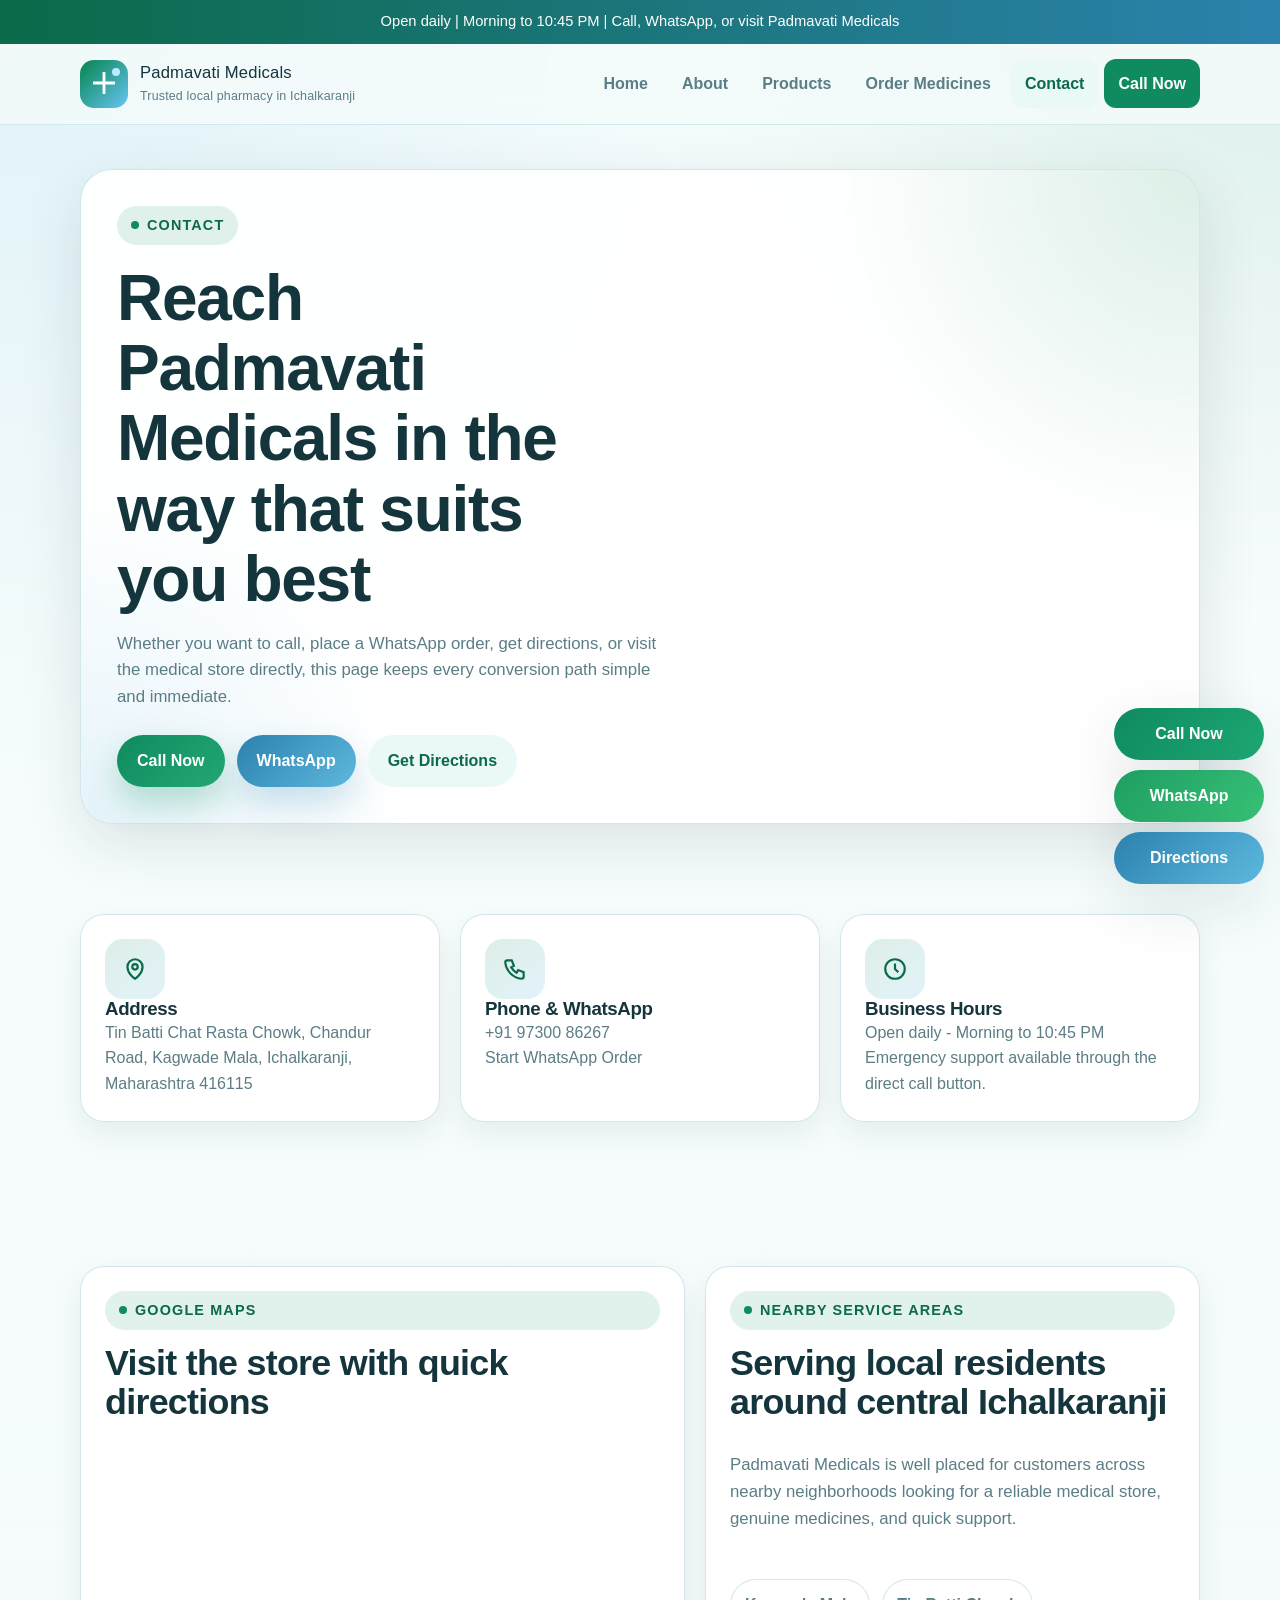
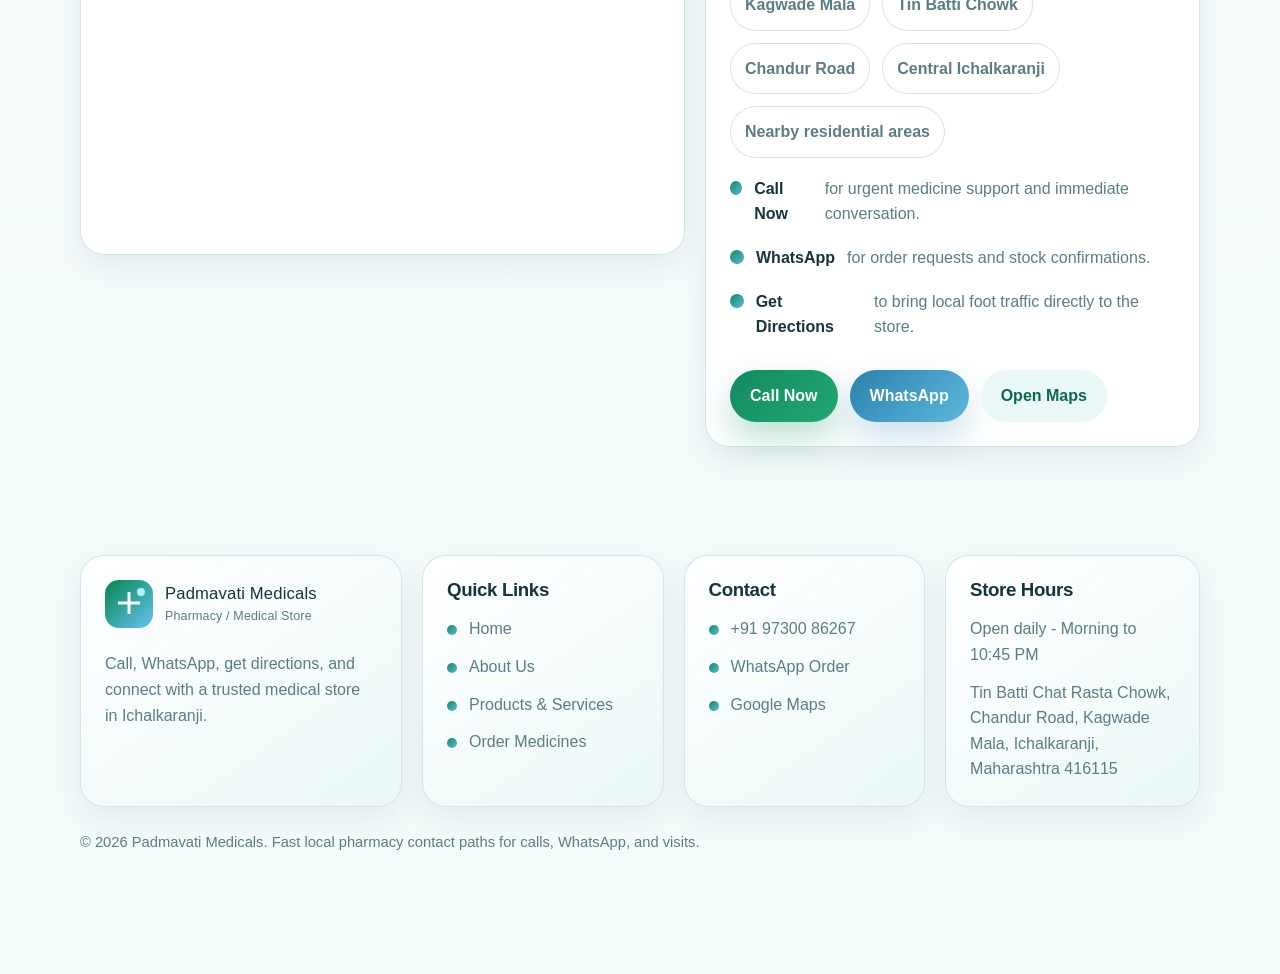
<file: contact.html>
<!DOCTYPE html>
<html lang="en">
<head>
  <meta charset="UTF-8">
  <meta name="viewport" content="width=device-width, initial-scale=1.0">
  <title>Contact Padmavati Medicals | Pharmacy in Ichalkaranji</title>
  <meta name="description" content="Contact Padmavati Medicals for calls, WhatsApp orders, directions, business hours, and pharmacy support in Ichalkaranji.">
  <meta name="keywords" content="Contact Padmavati Medicals, Pharmacy in Ichalkaranji, Medical Store Ichalkaranji, Get Directions Pharmacy">
  <meta name="theme-color" content="#0f8b5f">
  <meta name="robots" content="index, follow">
  <meta property="og:title" content="Contact Padmavati Medicals | Pharmacy in Ichalkaranji">
  <meta property="og:description" content="Call, WhatsApp, get directions, and visit Padmavati Medicals in Ichalkaranji.">
  <meta property="og:type" content="website">
  <meta property="og:image" content="assets/gallery-store.svg">
  <link rel="icon" href="assets/favicon.svg" type="image/svg+xml">
  <link rel="stylesheet" href="styles.css">
  <script type="application/ld+json">
    {
      "@context": "https://schema.org",
      "@type": "MedicalBusiness",
      "name": "Padmavati Medicals",
      "telephone": "+91 97300 86267",
      "address": {
        "@type": "PostalAddress",
        "streetAddress": "Tin Batti Chat Rasta Chowk, Chandur Road, Kagwade Mala",
        "addressLocality": "Ichalkaranji",
        "addressRegion": "Maharashtra",
        "postalCode": "416115",
        "addressCountry": "IN"
      },
      "sameAs": [
        "https://share.google/rXqUrAADNEmVeLZZI"
      ]
    }
  </script>
</head>
<body data-page="contact">
  <a class="skip-link" href="#main-content">Skip to content</a>
  <header class="site-header">
    <div class="announcement">Open daily | Morning to 10:45 PM | Call, WhatsApp, or visit Padmavati Medicals</div>
    <div class="container nav-shell">
      <a class="brand" href="index.html" aria-label="Padmavati Medicals home">
        <img src="assets/logo-mark.svg" alt="Padmavati Medicals logo">
        <span>
          Padmavati Medicals
          <small>Trusted local pharmacy in Ichalkaranji</small>
        </span>
      </a>
      <button class="nav-toggle" type="button" aria-expanded="false" aria-controls="site-nav" data-nav-toggle>
        <span></span>
      </button>
      <nav class="site-nav" id="site-nav" data-site-nav>
        <a href="index.html" data-page-link="home">Home</a>
        <a href="about.html" data-page-link="about">About</a>
        <a href="products.html" data-page-link="products">Products</a>
        <a href="order.html" data-page-link="order">Order Medicines</a>
        <a href="contact.html" data-page-link="contact">Contact</a>
        <a class="nav-cta" href="tel:+919730086267">Call Now</a>
      </nav>
    </div>
  </header>

  <main id="main-content">
    <section class="page-hero">
      <div class="container">
        <div class="page-hero-shell reveal">
          <span class="eyebrow">Contact</span>
          <h1>Reach Padmavati Medicals in the way that suits you best</h1>
          <p>Whether you want to call, place a WhatsApp order, get directions, or visit the medical store directly, this page keeps every conversion path simple and immediate.</p>
          <div class="cta-row" style="margin-top: 24px;">
            <a class="button" href="tel:+919730086267">Call Now</a>
            <a class="button-secondary" href="https://wa.me/919730086267?text=Hello%20Padmavati%20Medicals%2C%20I%20need%20medicine%20support.">WhatsApp</a>
            <a class="button-light" href="https://www.google.com/maps/dir/?api=1&amp;destination=Tin%20Batti%20Chat%20Rasta%20Chowk%2C%20Chandur%20Road%2C%20Kagwade%20Mala%2C%20Ichalkaranji%2C%20Maharashtra%20416115">Get Directions</a>
          </div>
        </div>
      </div>
    </section>

    <section class="section">
      <div class="container contact-grid contacts-3">
        <article class="contact-card reveal">
          <div class="icon-badge" aria-hidden="true">
            <svg viewBox="0 0 24 24" fill="none" stroke="currentColor" stroke-width="2">
              <path d="M12 21s7-4.3 7-11a7 7 0 1 0-14 0c0 6.7 7 11 7 11Z"></path>
              <circle cx="12" cy="10" r="2.5"></circle>
            </svg>
          </div>
          <h3>Address</h3>
          <p>Tin Batti Chat Rasta Chowk, Chandur Road, Kagwade Mala, Ichalkaranji, Maharashtra 416115</p>
        </article>
        <article class="contact-card reveal">
          <div class="icon-badge" aria-hidden="true">
            <svg viewBox="0 0 24 24" fill="none" stroke="currentColor" stroke-width="2">
              <path d="M5 4h4l2 5-2.5 1.5a15 15 0 0 0 5 5L15 13l5 2v4a2 2 0 0 1-2 2A17 17 0 0 1 3 6a2 2 0 0 1 2-2Z"></path>
            </svg>
          </div>
          <h3>Phone &amp; WhatsApp</h3>
          <p><a href="tel:+919730086267">+91 97300 86267</a></p>
          <p><a href="https://wa.me/919730086267?text=Hello%20Padmavati%20Medicals%2C%20I%20need%20medicine%20support.">Start WhatsApp Order</a></p>
        </article>
        <article class="contact-card reveal">
          <div class="icon-badge" aria-hidden="true">
            <svg viewBox="0 0 24 24" fill="none" stroke="currentColor" stroke-width="2">
              <circle cx="12" cy="12" r="9"></circle>
              <path d="M12 7v5l3 3"></path>
            </svg>
          </div>
          <h3>Business Hours</h3>
          <p>Open daily - Morning to 10:45 PM</p>
          <p>Emergency support available through the direct call button.</p>
        </article>
      </div>
    </section>

    <section class="section">
      <div class="container split-grid">
        <div class="map-card reveal">
          <div class="section-header">
            <span class="eyebrow">Google Maps</span>
            <h2>Visit the store with quick directions</h2>
          </div>
          <iframe class="map-frame" title="Padmavati Medicals Google Maps embed" loading="lazy" referrerpolicy="no-referrer-when-downgrade" src="https://www.google.com/maps?q=Tin%20Batti%20Chat%20Rasta%20Chowk%2C%20Chandur%20Road%2C%20Kagwade%20Mala%2C%20Ichalkaranji%2C%20Maharashtra%20416115&amp;output=embed"></iframe>
        </div>
        <div class="form-card reveal">
          <div class="section-header">
            <span class="eyebrow">Nearby Service Areas</span>
            <h2>Serving local residents around central Ichalkaranji</h2>
            <p class="section-copy">Padmavati Medicals is well placed for customers across nearby neighborhoods looking for a reliable medical store, genuine medicines, and quick support.</p>
          </div>
          <div class="service-areas">
            <span class="area-chip">Kagwade Mala</span>
            <span class="area-chip">Tin Batti Chowk</span>
            <span class="area-chip">Chandur Road</span>
            <span class="area-chip">Central Ichalkaranji</span>
            <span class="area-chip">Nearby residential areas</span>
          </div>
          <div class="feature-check"><strong>Call Now</strong> for urgent medicine support and immediate conversation.</div>
          <div class="feature-check"><strong>WhatsApp</strong> for order requests and stock confirmations.</div>
          <div class="feature-check"><strong>Get Directions</strong> to bring local foot traffic directly to the store.</div>
          <div class="inline-actions" style="margin-top: 12px;">
            <a class="button" href="tel:+919730086267">Call Now</a>
            <a class="button-secondary" href="https://wa.me/919730086267?text=Hello%20Padmavati%20Medicals%2C%20I%20need%20medicine%20support.">WhatsApp</a>
            <a class="button-light" href="https://share.google/rXqUrAADNEmVeLZZI">Open Maps</a>
          </div>
        </div>
      </div>
    </section>
  </main>

  <footer class="footer">
    <div class="container footer-grid">
      <section class="footer-card">
        <a class="brand" href="index.html">
          <img src="assets/logo-mark.svg" alt="Padmavati Medicals logo">
          <span>
            Padmavati Medicals
            <small>Pharmacy / Medical Store</small>
          </span>
        </a>
        <p style="margin-top: 16px;">Call, WhatsApp, get directions, and connect with a trusted medical store in Ichalkaranji.</p>
      </section>
      <section class="footer-card">
        <h3>Quick Links</h3>
        <ul class="icon-list" style="margin-top: 16px;">
          <li><a href="index.html">Home</a></li>
          <li><a href="about.html">About Us</a></li>
          <li><a href="products.html">Products &amp; Services</a></li>
          <li><a href="order.html">Order Medicines</a></li>
        </ul>
      </section>
      <section class="footer-card">
        <h3>Contact</h3>
        <ul class="icon-list" style="margin-top: 16px;">
          <li><a href="tel:+919730086267">+91 97300 86267</a></li>
          <li><a href="https://wa.me/919730086267?text=Hello%20Padmavati%20Medicals%2C%20I%20need%20medicine%20support.">WhatsApp Order</a></li>
          <li><a href="https://share.google/rXqUrAADNEmVeLZZI">Google Maps</a></li>
        </ul>
      </section>
      <section class="footer-card">
        <h3>Store Hours</h3>
        <p style="margin-top: 16px;">Open daily - Morning to 10:45 PM</p>
        <p style="margin-top: 12px;">Tin Batti Chat Rasta Chowk, Chandur Road, Kagwade Mala, Ichalkaranji, Maharashtra 416115</p>
      </section>
    </div>
    <div class="container footer-bottom">
      <p>&copy; <span data-year></span> Padmavati Medicals. Fast local pharmacy contact paths for calls, WhatsApp, and visits.</p>
    </div>
  </footer>

  <div class="sticky-actions" aria-label="Quick contact actions">
    <a class="sticky-action call" href="tel:+919730086267">Call Now</a>
    <a class="sticky-action whatsapp" href="https://wa.me/919730086267?text=Hello%20Padmavati%20Medicals%2C%20I%20want%20to%20order%20medicines.">WhatsApp</a>
    <a class="sticky-action directions" href="https://www.google.com/maps/dir/?api=1&amp;destination=Tin%20Batti%20Chat%20Rasta%20Chowk%2C%20Chandur%20Road%2C%20Kagwade%20Mala%2C%20Ichalkaranji%2C%20Maharashtra%20416115">Directions</a>
  </div>

  <script src="script.js"></script>
</body>
</html>
</file>
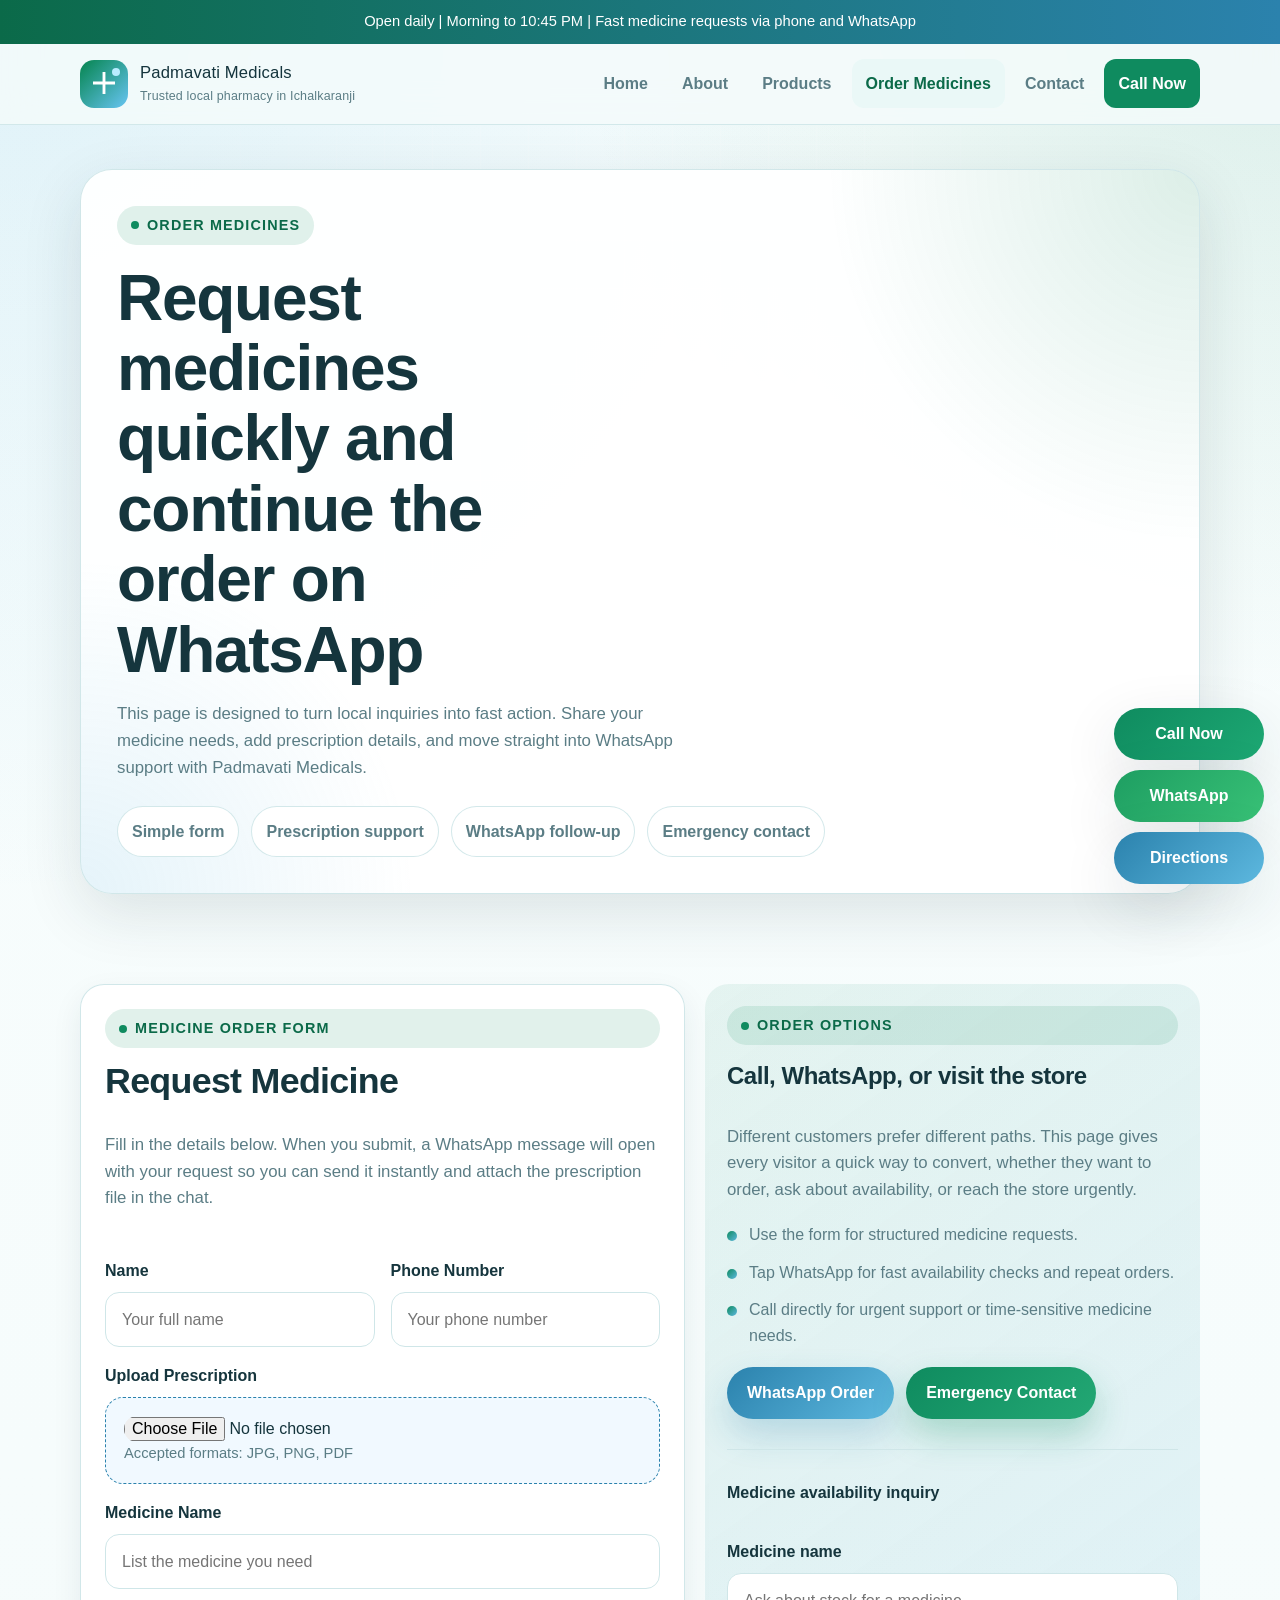
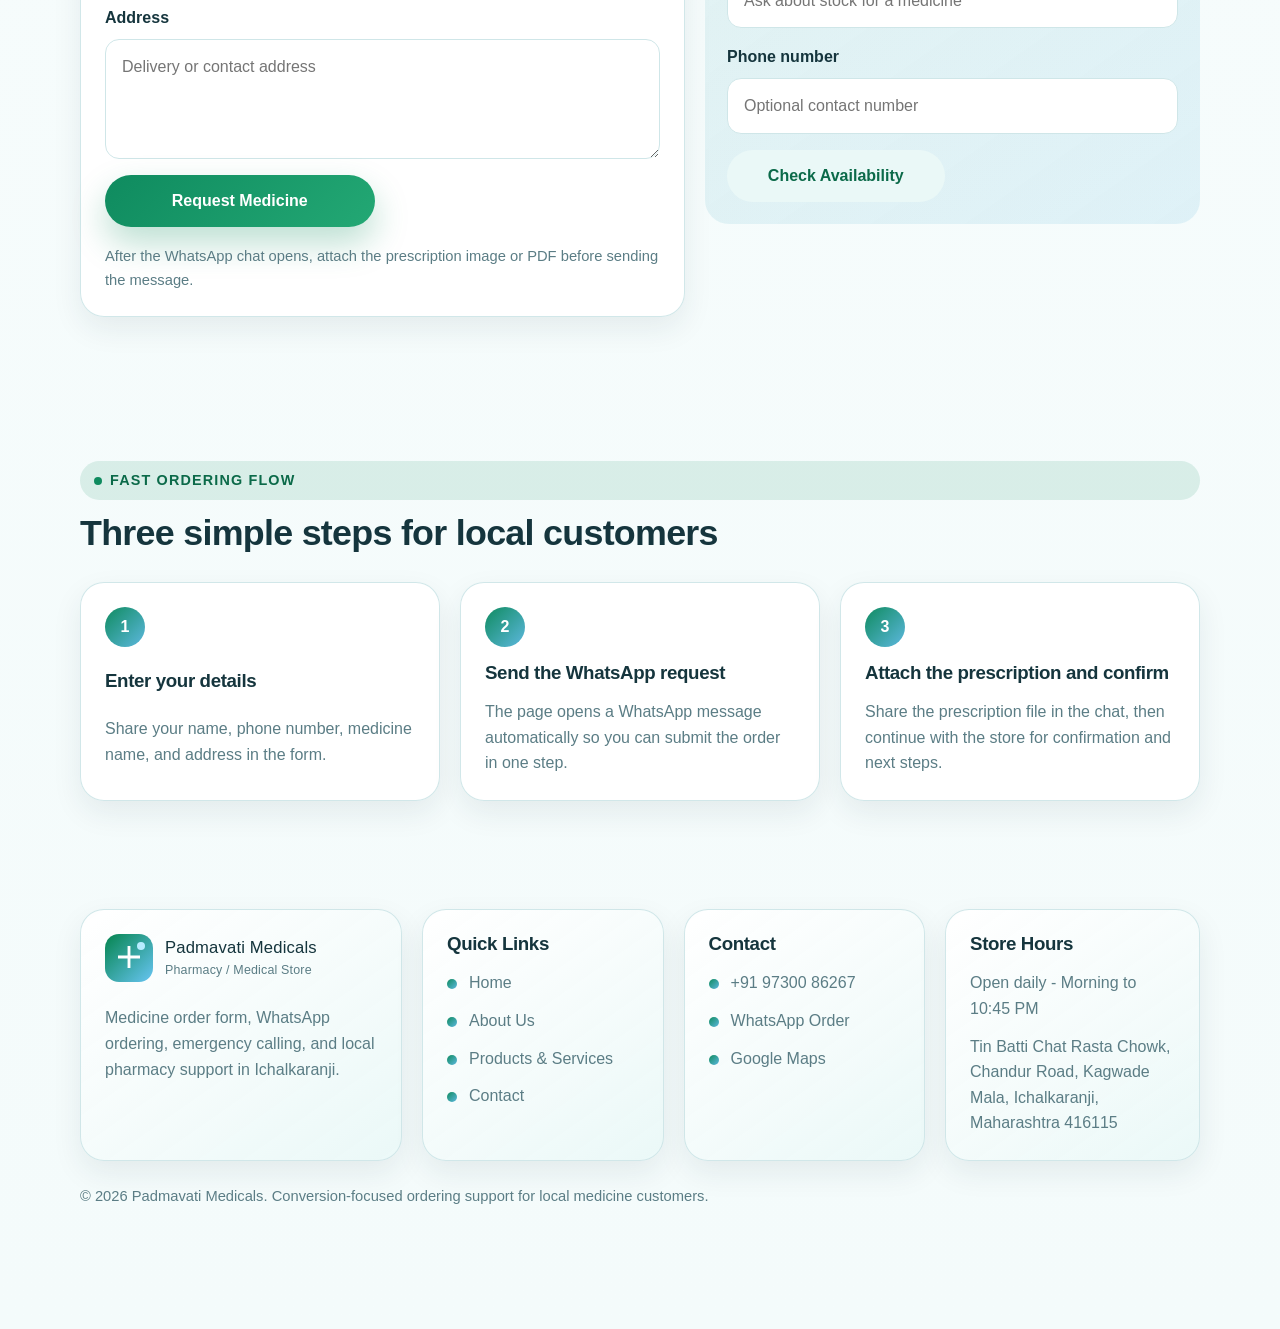
<file: order.html>
<!DOCTYPE html>
<html lang="en">
<head>
  <meta charset="UTF-8">
  <meta name="viewport" content="width=device-width, initial-scale=1.0">
  <title>Order Medicines in Ichalkaranji | Padmavati Medicals</title>
  <meta name="description" content="Request medicines from Padmavati Medicals using a simple order form, WhatsApp support, and phone assistance for prescription and regular medicine needs in Ichalkaranji.">
  <meta name="keywords" content="Order Medicines Ichalkaranji, WhatsApp Medicine Order, Pharmacy in Ichalkaranji, Padmavati Medicals">
  <meta name="theme-color" content="#0f8b5f">
  <meta name="robots" content="index, follow">
  <meta property="og:title" content="Order Medicines in Ichalkaranji | Padmavati Medicals">
  <meta property="og:description" content="Simple medicine request form with WhatsApp support for local customers in Ichalkaranji.">
  <meta property="og:type" content="website">
  <meta property="og:image" content="assets/gallery-pharmacist.svg">
  <link rel="icon" href="assets/favicon.svg" type="image/svg+xml">
  <link rel="stylesheet" href="styles.css">
  <script type="application/ld+json">
    {
      "@context": "https://schema.org",
      "@type": "MedicalBusiness",
      "name": "Padmavati Medicals",
      "telephone": "+91 97300 86267",
      "address": {
        "@type": "PostalAddress",
        "streetAddress": "Tin Batti Chat Rasta Chowk, Chandur Road, Kagwade Mala",
        "addressLocality": "Ichalkaranji",
        "addressRegion": "Maharashtra",
        "postalCode": "416115",
        "addressCountry": "IN"
      },
      "sameAs": [
        "https://share.google/rXqUrAADNEmVeLZZI"
      ]
    }
  </script>
</head>
<body data-page="order">
  <a class="skip-link" href="#main-content">Skip to content</a>
  <header class="site-header">
    <div class="announcement">Open daily | Morning to 10:45 PM | Fast medicine requests via phone and WhatsApp</div>
    <div class="container nav-shell">
      <a class="brand" href="index.html" aria-label="Padmavati Medicals home">
        <img src="assets/logo-mark.svg" alt="Padmavati Medicals logo">
        <span>
          Padmavati Medicals
          <small>Trusted local pharmacy in Ichalkaranji</small>
        </span>
      </a>
      <button class="nav-toggle" type="button" aria-expanded="false" aria-controls="site-nav" data-nav-toggle>
        <span></span>
      </button>
      <nav class="site-nav" id="site-nav" data-site-nav>
        <a href="index.html" data-page-link="home">Home</a>
        <a href="about.html" data-page-link="about">About</a>
        <a href="products.html" data-page-link="products">Products</a>
        <a href="order.html" data-page-link="order">Order Medicines</a>
        <a href="contact.html" data-page-link="contact">Contact</a>
        <a class="nav-cta" href="tel:+919730086267">Call Now</a>
      </nav>
    </div>
  </header>

  <main id="main-content">
    <section class="page-hero">
      <div class="container">
        <div class="page-hero-shell reveal">
          <span class="eyebrow">Order Medicines</span>
          <h1>Request medicines quickly and continue the order on WhatsApp</h1>
          <p>This page is designed to turn local inquiries into fast action. Share your medicine needs, add prescription details, and move straight into WhatsApp support with Padmavati Medicals.</p>
          <div class="trust-ribbon">
            <span class="mini-badge">Simple form</span>
            <span class="mini-badge">Prescription support</span>
            <span class="mini-badge">WhatsApp follow-up</span>
            <span class="mini-badge">Emergency contact</span>
          </div>
        </div>
      </div>
    </section>

    <section class="section">
      <div class="container split-grid">
        <div class="form-card reveal">
          <div class="section-header">
            <span class="eyebrow">Medicine Order Form</span>
            <h2>Request Medicine</h2>
            <p class="section-copy">Fill in the details below. When you submit, a WhatsApp message will open with your request so you can send it instantly and attach the prescription file in the chat.</p>
          </div>
          <form class="form-grid" data-order-form>
            <div class="field">
              <label for="order-name">Name</label>
              <input id="order-name" name="name" type="text" placeholder="Your full name" required>
            </div>
            <div class="field">
              <label for="order-phone">Phone Number</label>
              <input id="order-phone" name="phone" type="tel" placeholder="Your phone number" required>
            </div>
            <div class="field full">
              <label for="order-prescription">Upload Prescription</label>
              <div class="file-shell">
                <input id="order-prescription" name="prescription" type="file" accept=".jpg,.jpeg,.png,.pdf" data-file-input>
                <p class="file-note" data-file-name="order-prescription">Accepted formats: JPG, PNG, PDF</p>
              </div>
            </div>
            <div class="field full">
              <label for="order-medicine">Medicine Name</label>
              <input id="order-medicine" name="medicine" type="text" placeholder="List the medicine you need" required>
            </div>
            <div class="field full">
              <label for="order-address">Address</label>
              <textarea id="order-address" name="address" placeholder="Delivery or contact address" required></textarea>
            </div>
            <button class="button" type="submit">Request Medicine</button>
            <div class="status-message" data-form-status></div>
          </form>
          <p class="helper-text">After the WhatsApp chat opens, attach the prescription image or PDF before sending the message.</p>
        </div>

        <div class="support-banner reveal">
          <span class="eyebrow">Order Options</span>
          <h2>Call, WhatsApp, or visit the store</h2>
          <p class="section-copy">Different customers prefer different paths. This page gives every visitor a quick way to convert, whether they want to order, ask about availability, or reach the store urgently.</p>
          <ul class="icon-list">
            <li>Use the form for structured medicine requests.</li>
            <li>Tap WhatsApp for fast availability checks and repeat orders.</li>
            <li>Call directly for urgent support or time-sensitive medicine needs.</li>
          </ul>
          <div class="inline-actions">
            <a class="button-secondary" href="https://wa.me/919730086267?text=Hello%20Padmavati%20Medicals%2C%20I%20want%20to%20order%20medicines.">WhatsApp Order</a>
            <a class="button" href="tel:+919730086267">Emergency Contact</a>
          </div>
          <div class="divider"></div>
          <strong>Medicine availability inquiry</strong>
          <form class="form-grid" data-inquiry-form style="margin-top: 16px;">
            <div class="field full">
              <label for="order-availability-medicine">Medicine name</label>
              <input id="order-availability-medicine" name="medicine" type="text" placeholder="Ask about stock for a medicine" required>
            </div>
            <div class="field full">
              <label for="order-availability-phone">Phone number</label>
              <input id="order-availability-phone" name="phone" type="tel" placeholder="Optional contact number">
            </div>
            <button class="button-light" type="submit">Check Availability</button>
            <div class="status-message" data-form-status></div>
          </form>
        </div>
      </div>
    </section>

    <section class="section">
      <div class="container">
        <div class="section-header reveal">
          <span class="eyebrow">Fast Ordering Flow</span>
          <h2>Three simple steps for local customers</h2>
        </div>
        <div class="process-grid process-3">
          <article class="process-card reveal">
            <span class="process-number">1</span>
            <h3>Enter your details</h3>
            <p>Share your name, phone number, medicine name, and address in the form.</p>
          </article>
          <article class="process-card reveal">
            <span class="process-number">2</span>
            <h3>Send the WhatsApp request</h3>
            <p>The page opens a WhatsApp message automatically so you can submit the order in one step.</p>
          </article>
          <article class="process-card reveal">
            <span class="process-number">3</span>
            <h3>Attach the prescription and confirm</h3>
            <p>Share the prescription file in the chat, then continue with the store for confirmation and next steps.</p>
          </article>
        </div>
      </div>
    </section>
  </main>

  <footer class="footer">
    <div class="container footer-grid">
      <section class="footer-card">
        <a class="brand" href="index.html">
          <img src="assets/logo-mark.svg" alt="Padmavati Medicals logo">
          <span>
            Padmavati Medicals
            <small>Pharmacy / Medical Store</small>
          </span>
        </a>
        <p style="margin-top: 16px;">Medicine order form, WhatsApp ordering, emergency calling, and local pharmacy support in Ichalkaranji.</p>
      </section>
      <section class="footer-card">
        <h3>Quick Links</h3>
        <ul class="icon-list" style="margin-top: 16px;">
          <li><a href="index.html">Home</a></li>
          <li><a href="about.html">About Us</a></li>
          <li><a href="products.html">Products &amp; Services</a></li>
          <li><a href="contact.html">Contact</a></li>
        </ul>
      </section>
      <section class="footer-card">
        <h3>Contact</h3>
        <ul class="icon-list" style="margin-top: 16px;">
          <li><a href="tel:+919730086267">+91 97300 86267</a></li>
          <li><a href="https://wa.me/919730086267?text=Hello%20Padmavati%20Medicals%2C%20I%20need%20medicine%20support.">WhatsApp Order</a></li>
          <li><a href="https://share.google/rXqUrAADNEmVeLZZI">Google Maps</a></li>
        </ul>
      </section>
      <section class="footer-card">
        <h3>Store Hours</h3>
        <p style="margin-top: 16px;">Open daily - Morning to 10:45 PM</p>
        <p style="margin-top: 12px;">Tin Batti Chat Rasta Chowk, Chandur Road, Kagwade Mala, Ichalkaranji, Maharashtra 416115</p>
      </section>
    </div>
    <div class="container footer-bottom">
      <p>&copy; <span data-year></span> Padmavati Medicals. Conversion-focused ordering support for local medicine customers.</p>
    </div>
  </footer>

  <div class="sticky-actions" aria-label="Quick contact actions">
    <a class="sticky-action call" href="tel:+919730086267">Call Now</a>
    <a class="sticky-action whatsapp" href="https://wa.me/919730086267?text=Hello%20Padmavati%20Medicals%2C%20I%20want%20to%20order%20medicines.">WhatsApp</a>
    <a class="sticky-action directions" href="https://www.google.com/maps/dir/?api=1&amp;destination=Tin%20Batti%20Chat%20Rasta%20Chowk%2C%20Chandur%20Road%2C%20Kagwade%20Mala%2C%20Ichalkaranji%2C%20Maharashtra%20416115">Directions</a>
  </div>

  <script src="script.js"></script>
</body>
</html>
</file>
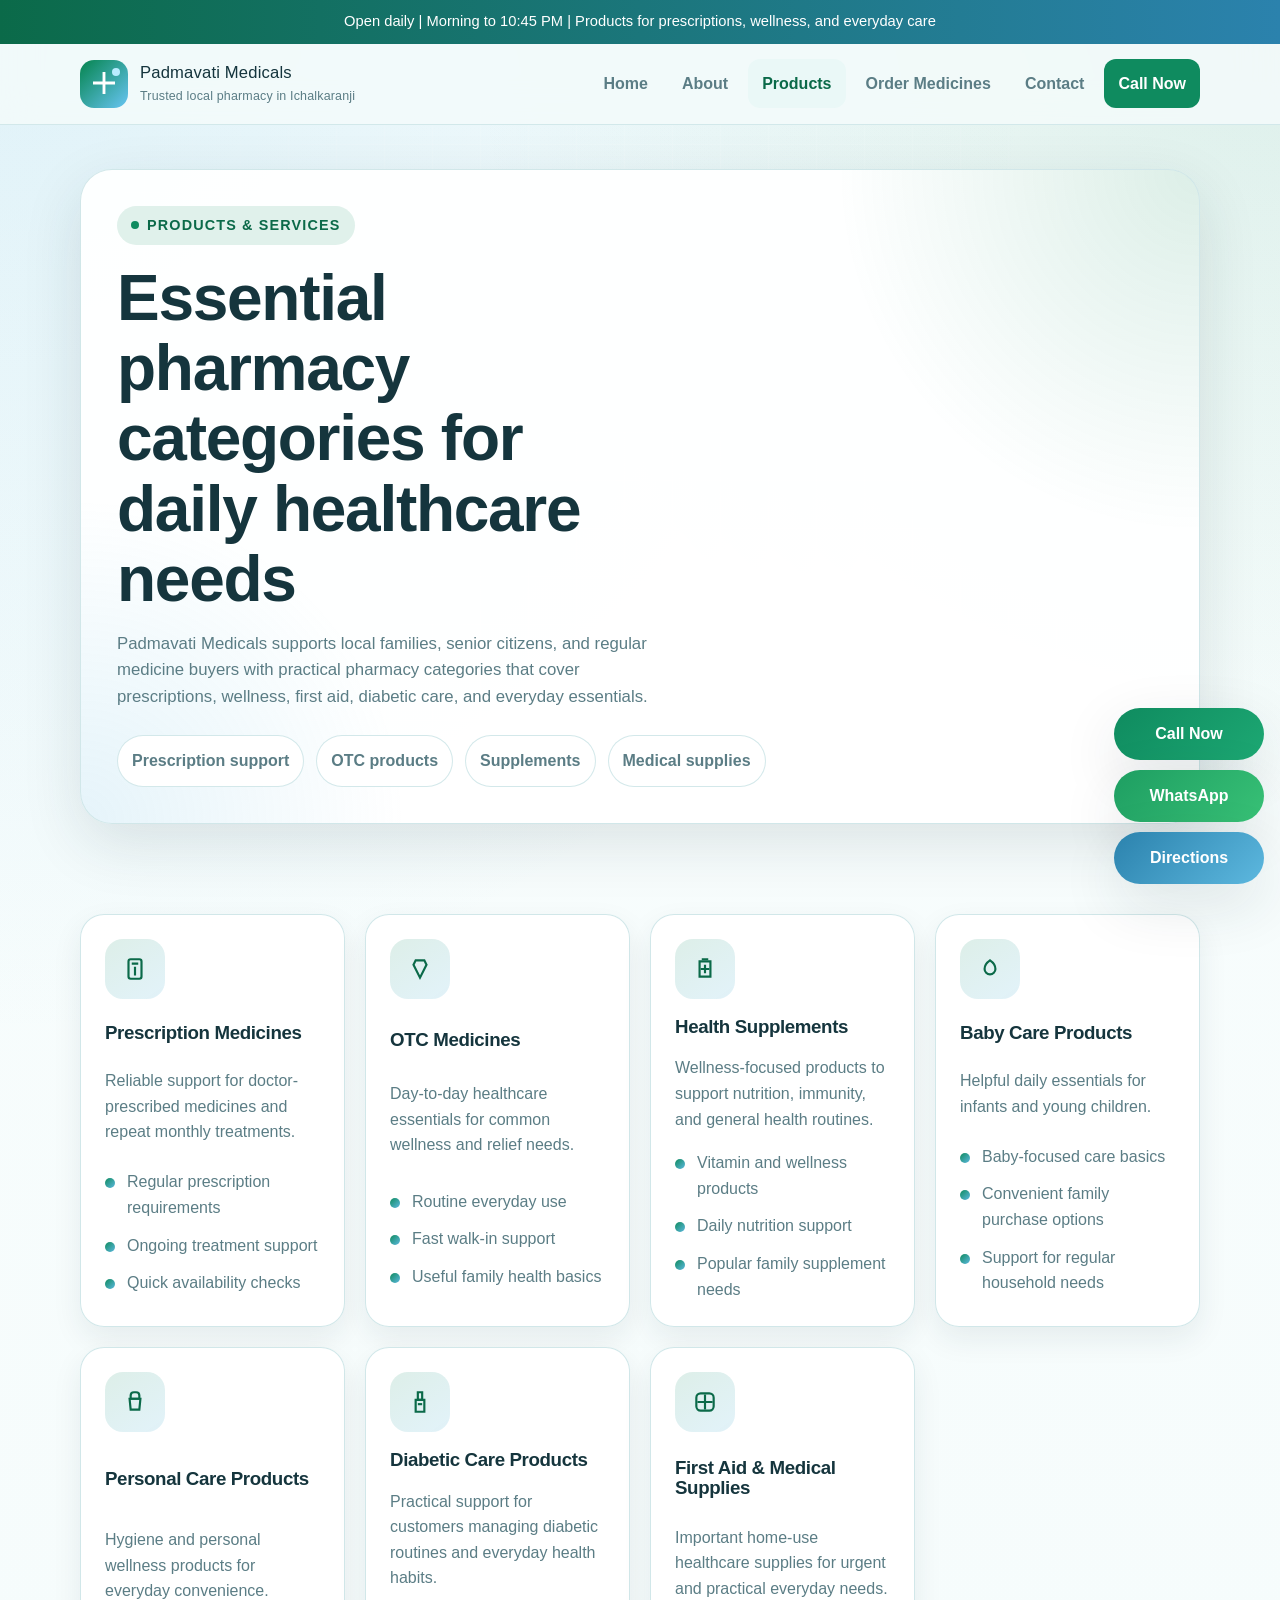
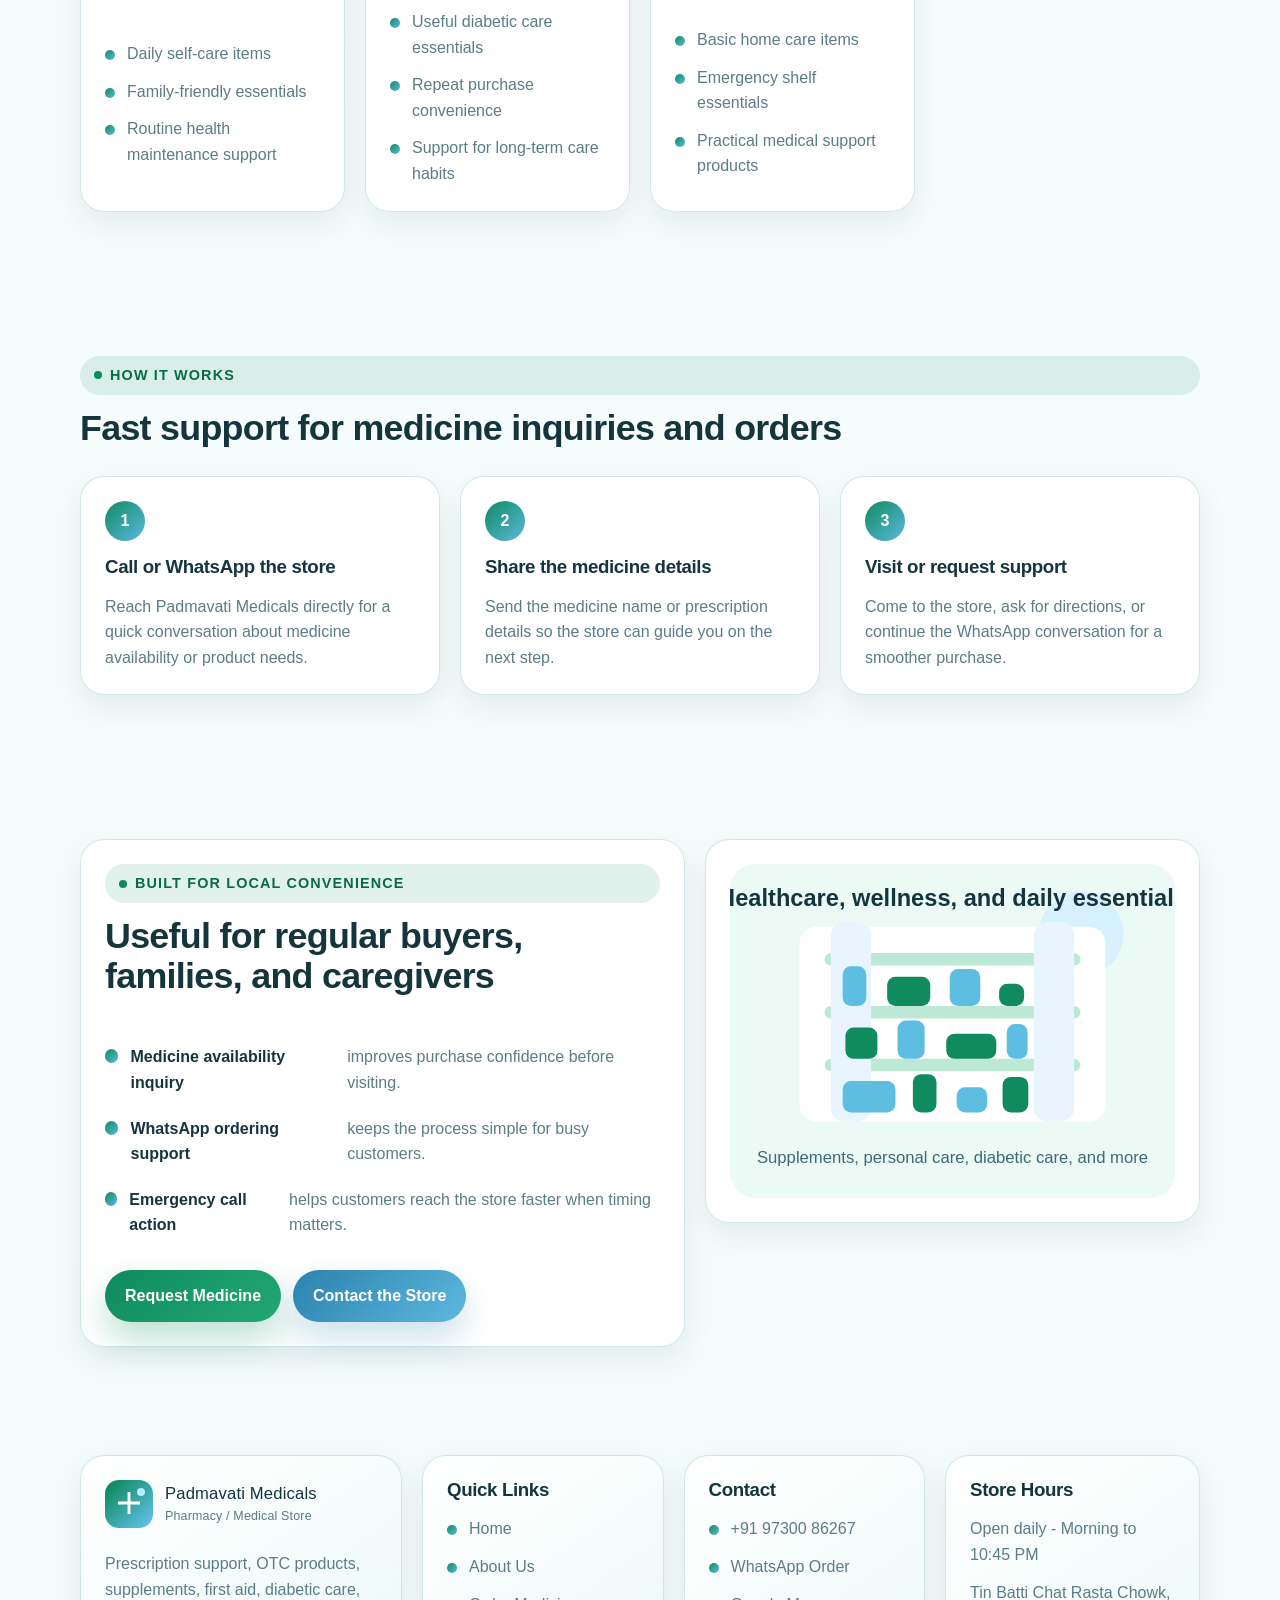
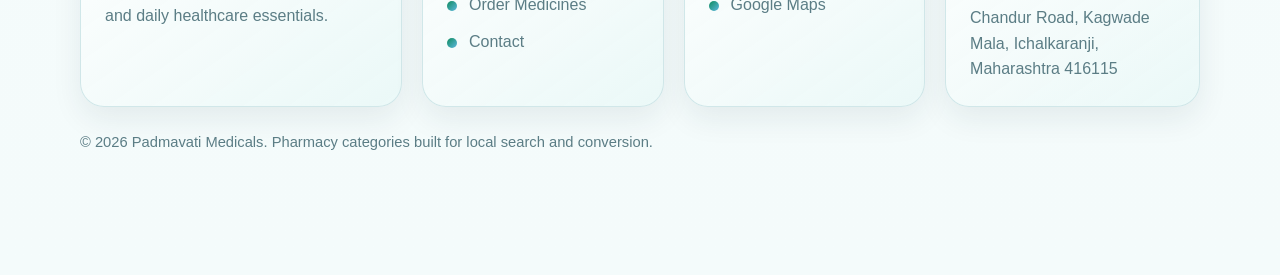
<file: products.html>
<!DOCTYPE html>
<html lang="en">
<head>
  <meta charset="UTF-8">
  <meta name="viewport" content="width=device-width, initial-scale=1.0">
  <title>Prescription Medicines &amp; Health Products | Padmavati Medicals</title>
  <meta name="description" content="Explore prescription medicines, OTC products, supplements, baby care, diabetic care, first aid supplies, and personal care items at Padmavati Medicals in Ichalkaranji.">
  <meta name="keywords" content="Prescription Medicines Ichalkaranji, Health Supplements Ichalkaranji, Medical Store Ichalkaranji, Padmavati Medicals">
  <meta name="theme-color" content="#0f8b5f">
  <meta name="robots" content="index, follow">
  <meta property="og:title" content="Prescription Medicines &amp; Health Products | Padmavati Medicals">
  <meta property="og:description" content="Trusted pharmacy categories and daily healthcare essentials for local customers in Ichalkaranji.">
  <meta property="og:type" content="website">
  <meta property="og:image" content="assets/gallery-wellness.svg">
  <link rel="icon" href="assets/favicon.svg" type="image/svg+xml">
  <link rel="stylesheet" href="styles.css">
  <script type="application/ld+json">
    {
      "@context": "https://schema.org",
      "@type": "MedicalBusiness",
      "name": "Padmavati Medicals",
      "telephone": "+91 97300 86267",
      "address": {
        "@type": "PostalAddress",
        "streetAddress": "Tin Batti Chat Rasta Chowk, Chandur Road, Kagwade Mala",
        "addressLocality": "Ichalkaranji",
        "addressRegion": "Maharashtra",
        "postalCode": "416115",
        "addressCountry": "IN"
      },
      "sameAs": [
        "https://share.google/rXqUrAADNEmVeLZZI"
      ]
    }
  </script>
</head>
<body data-page="products">
  <a class="skip-link" href="#main-content">Skip to content</a>
  <header class="site-header">
    <div class="announcement">Open daily | Morning to 10:45 PM | Products for prescriptions, wellness, and everyday care</div>
    <div class="container nav-shell">
      <a class="brand" href="index.html" aria-label="Padmavati Medicals home">
        <img src="assets/logo-mark.svg" alt="Padmavati Medicals logo">
        <span>
          Padmavati Medicals
          <small>Trusted local pharmacy in Ichalkaranji</small>
        </span>
      </a>
      <button class="nav-toggle" type="button" aria-expanded="false" aria-controls="site-nav" data-nav-toggle>
        <span></span>
      </button>
      <nav class="site-nav" id="site-nav" data-site-nav>
        <a href="index.html" data-page-link="home">Home</a>
        <a href="about.html" data-page-link="about">About</a>
        <a href="products.html" data-page-link="products">Products</a>
        <a href="order.html" data-page-link="order">Order Medicines</a>
        <a href="contact.html" data-page-link="contact">Contact</a>
        <a class="nav-cta" href="tel:+919730086267">Call Now</a>
      </nav>
    </div>
  </header>

  <main id="main-content">
    <section class="page-hero">
      <div class="container">
        <div class="page-hero-shell reveal">
          <span class="eyebrow">Products &amp; Services</span>
          <h1>Essential pharmacy categories for daily healthcare needs</h1>
          <p>Padmavati Medicals supports local families, senior citizens, and regular medicine buyers with practical pharmacy categories that cover prescriptions, wellness, first aid, diabetic care, and everyday essentials.</p>
          <div class="trust-ribbon">
            <span class="mini-badge">Prescription support</span>
            <span class="mini-badge">OTC products</span>
            <span class="mini-badge">Supplements</span>
            <span class="mini-badge">Medical supplies</span>
          </div>
        </div>
      </div>
    </section>

    <section class="section">
      <div class="container">
        <div class="product-grid products-4">
          <article class="product-card reveal">
            <div class="icon-badge" aria-hidden="true">
              <svg viewBox="0 0 24 24" fill="none" stroke="currentColor" stroke-width="2">
                <rect x="6" y="3" width="12" height="18" rx="2"></rect>
                <path d="M9 7h6M12 10v8"></path>
              </svg>
            </div>
            <h3>Prescription Medicines</h3>
            <p>Reliable support for doctor-prescribed medicines and repeat monthly treatments.</p>
            <ul class="icon-list">
              <li>Regular prescription requirements</li>
              <li>Ongoing treatment support</li>
              <li>Quick availability checks</li>
            </ul>
          </article>
          <article class="product-card reveal">
            <div class="icon-badge" aria-hidden="true">
              <svg viewBox="0 0 24 24" fill="none" stroke="currentColor" stroke-width="2">
                <path d="M8 4h8l2 4-6 12L6 8l2-4Z"></path>
              </svg>
            </div>
            <h3>OTC Medicines</h3>
            <p>Day-to-day healthcare essentials for common wellness and relief needs.</p>
            <ul class="icon-list">
              <li>Routine everyday use</li>
              <li>Fast walk-in support</li>
              <li>Useful family health basics</li>
            </ul>
          </article>
          <article class="product-card reveal">
            <div class="icon-badge" aria-hidden="true">
              <svg viewBox="0 0 24 24" fill="none" stroke="currentColor" stroke-width="2">
                <path d="M7 5h10v14H7z"></path>
                <path d="M9 3h6M12 8v8M8 12h8"></path>
              </svg>
            </div>
            <h3>Health Supplements</h3>
            <p>Wellness-focused products to support nutrition, immunity, and general health routines.</p>
            <ul class="icon-list">
              <li>Vitamin and wellness products</li>
              <li>Daily nutrition support</li>
              <li>Popular family supplement needs</li>
            </ul>
          </article>
          <article class="product-card reveal">
            <div class="icon-badge" aria-hidden="true">
              <svg viewBox="0 0 24 24" fill="none" stroke="currentColor" stroke-width="2">
                <path d="M12 4c3 2 5 4.8 5 8a5 5 0 1 1-10 0c0-3.2 2-6 5-8Z"></path>
              </svg>
            </div>
            <h3>Baby Care Products</h3>
            <p>Helpful daily essentials for infants and young children.</p>
            <ul class="icon-list">
              <li>Baby-focused care basics</li>
              <li>Convenient family purchase options</li>
              <li>Support for regular household needs</li>
            </ul>
          </article>
          <article class="product-card reveal">
            <div class="icon-badge" aria-hidden="true">
              <svg viewBox="0 0 24 24" fill="none" stroke="currentColor" stroke-width="2">
                <path d="M8 6c0-1.7 1.3-3 3-3h2c1.7 0 3 1.3 3 3v3H8V6Z"></path>
                <path d="M7 9h10l-1 10H8L7 9Z"></path>
              </svg>
            </div>
            <h3>Personal Care Products</h3>
            <p>Hygiene and personal wellness products for everyday convenience.</p>
            <ul class="icon-list">
              <li>Daily self-care items</li>
              <li>Family-friendly essentials</li>
              <li>Routine health maintenance support</li>
            </ul>
          </article>
          <article class="product-card reveal">
            <div class="icon-badge" aria-hidden="true">
              <svg viewBox="0 0 24 24" fill="none" stroke="currentColor" stroke-width="2">
                <path d="M10 3h4v7h-4z"></path>
                <path d="M8 10h8v11H8z"></path>
                <path d="M10 14h4"></path>
              </svg>
            </div>
            <h3>Diabetic Care Products</h3>
            <p>Practical support for customers managing diabetic routines and everyday health habits.</p>
            <ul class="icon-list">
              <li>Useful diabetic care essentials</li>
              <li>Repeat purchase convenience</li>
              <li>Support for long-term care habits</li>
            </ul>
          </article>
          <article class="product-card reveal">
            <div class="icon-badge" aria-hidden="true">
              <svg viewBox="0 0 24 24" fill="none" stroke="currentColor" stroke-width="2">
                <path d="M5 12h14M12 5v14"></path>
                <rect x="4" y="4" width="16" height="16" rx="4"></rect>
              </svg>
            </div>
            <h3>First Aid &amp; Medical Supplies</h3>
            <p>Important home-use healthcare supplies for urgent and practical everyday needs.</p>
            <ul class="icon-list">
              <li>Basic home care items</li>
              <li>Emergency shelf essentials</li>
              <li>Practical medical support products</li>
            </ul>
          </article>
        </div>
      </div>
    </section>

    <section class="section">
      <div class="container">
        <div class="section-header reveal">
          <span class="eyebrow">How It Works</span>
          <h2>Fast support for medicine inquiries and orders</h2>
        </div>
        <div class="process-grid process-3">
          <article class="process-card reveal">
            <span class="process-number">1</span>
            <h3>Call or WhatsApp the store</h3>
            <p>Reach Padmavati Medicals directly for a quick conversation about medicine availability or product needs.</p>
          </article>
          <article class="process-card reveal">
            <span class="process-number">2</span>
            <h3>Share the medicine details</h3>
            <p>Send the medicine name or prescription details so the store can guide you on the next step.</p>
          </article>
          <article class="process-card reveal">
            <span class="process-number">3</span>
            <h3>Visit or request support</h3>
            <p>Come to the store, ask for directions, or continue the WhatsApp conversation for a smoother purchase.</p>
          </article>
        </div>
      </div>
    </section>

    <section class="section">
      <div class="container split-grid">
        <div class="map-card reveal">
          <div class="section-header">
            <span class="eyebrow">Built for Local Convenience</span>
            <h2>Useful for regular buyers, families, and caregivers</h2>
          </div>
          <div class="feature-check"><strong>Medicine availability inquiry</strong> improves purchase confidence before visiting.</div>
          <div class="feature-check"><strong>WhatsApp ordering support</strong> keeps the process simple for busy customers.</div>
          <div class="feature-check"><strong>Emergency call action</strong> helps customers reach the store faster when timing matters.</div>
          <div class="inline-actions" style="margin-top: 12px;">
            <a class="button" href="order.html">Request Medicine</a>
            <a class="button-secondary" href="contact.html">Contact the Store</a>
          </div>
        </div>
        <div class="map-card reveal">
          <img src="assets/gallery-wellness.svg" alt="Healthcare categories at Padmavati Medicals" style="border-radius: 22px;">
        </div>
      </div>
    </section>
  </main>

  <footer class="footer">
    <div class="container footer-grid">
      <section class="footer-card">
        <a class="brand" href="index.html">
          <img src="assets/logo-mark.svg" alt="Padmavati Medicals logo">
          <span>
            Padmavati Medicals
            <small>Pharmacy / Medical Store</small>
          </span>
        </a>
        <p style="margin-top: 16px;">Prescription support, OTC products, supplements, first aid, diabetic care, and daily healthcare essentials.</p>
      </section>
      <section class="footer-card">
        <h3>Quick Links</h3>
        <ul class="icon-list" style="margin-top: 16px;">
          <li><a href="index.html">Home</a></li>
          <li><a href="about.html">About Us</a></li>
          <li><a href="order.html">Order Medicines</a></li>
          <li><a href="contact.html">Contact</a></li>
        </ul>
      </section>
      <section class="footer-card">
        <h3>Contact</h3>
        <ul class="icon-list" style="margin-top: 16px;">
          <li><a href="tel:+919730086267">+91 97300 86267</a></li>
          <li><a href="https://wa.me/919730086267?text=Hello%20Padmavati%20Medicals%2C%20I%20need%20medicine%20support.">WhatsApp Order</a></li>
          <li><a href="https://share.google/rXqUrAADNEmVeLZZI">Google Maps</a></li>
        </ul>
      </section>
      <section class="footer-card">
        <h3>Store Hours</h3>
        <p style="margin-top: 16px;">Open daily - Morning to 10:45 PM</p>
        <p style="margin-top: 12px;">Tin Batti Chat Rasta Chowk, Chandur Road, Kagwade Mala, Ichalkaranji, Maharashtra 416115</p>
      </section>
    </div>
    <div class="container footer-bottom">
      <p>&copy; <span data-year></span> Padmavati Medicals. Pharmacy categories built for local search and conversion.</p>
    </div>
  </footer>

  <div class="sticky-actions" aria-label="Quick contact actions">
    <a class="sticky-action call" href="tel:+919730086267">Call Now</a>
    <a class="sticky-action whatsapp" href="https://wa.me/919730086267?text=Hello%20Padmavati%20Medicals%2C%20I%20want%20to%20order%20medicines.">WhatsApp</a>
    <a class="sticky-action directions" href="https://www.google.com/maps/dir/?api=1&amp;destination=Tin%20Batti%20Chat%20Rasta%20Chowk%2C%20Chandur%20Road%2C%20Kagwade%20Mala%2C%20Ichalkaranji%2C%20Maharashtra%20416115">Directions</a>
  </div>

  <script src="script.js"></script>
</body>
</html>
</file>
<file: styles.css>
:root {
  --bg: #f4fbfb;
  --surface: #ffffff;
  --surface-alt: #eaf8f7;
  --surface-blue: #eaf6ff;
  --ink: #15353d;
  --muted: #5b7d85;
  --green: #0f8b5f;
  --green-deep: #0b6a49;
  --blue: #5db8df;
  --blue-deep: #2b82ad;
  --line: #cfe6e8;
  --shadow: 0 20px 60px rgba(21, 53, 61, 0.12);
  --shadow-soft: 0 12px 30px rgba(21, 53, 61, 0.08);
  --radius-xl: 32px;
  --radius-lg: 24px;
  --radius-md: 18px;
  --radius-sm: 14px;
  --container: min(1120px, calc(100% - 32px));
}

*,
*::before,
*::after {
  box-sizing: border-box;
}

html {
  scroll-behavior: smooth;
}

body {
  margin: 0;
  font-family: "Aptos", "Segoe UI", "Trebuchet MS", sans-serif;
  color: var(--ink);
  background:
    radial-gradient(circle at top left, rgba(93, 184, 223, 0.16), transparent 28%),
    radial-gradient(circle at top right, rgba(15, 139, 95, 0.12), transparent 22%),
    linear-gradient(180deg, #f8fdfd 0%, var(--bg) 100%);
  line-height: 1.6;
}

body::before {
  content: "";
  position: fixed;
  inset: 0;
  pointer-events: none;
  background-image:
    linear-gradient(rgba(255, 255, 255, 0.45) 1px, transparent 1px),
    linear-gradient(90deg, rgba(255, 255, 255, 0.45) 1px, transparent 1px);
  background-size: 48px 48px;
  mask-image: radial-gradient(circle at center, black 30%, transparent 88%);
  opacity: 0.35;
}

img {
  display: block;
  max-width: 100%;
}

a {
  color: inherit;
  text-decoration: none;
}

button,
input,
textarea {
  font: inherit;
}

h1,
h2,
h3,
h4 {
  margin: 0;
  font-family: "Bahnschrift SemiBold", "Franklin Gothic Medium", "Arial Narrow", sans-serif;
  line-height: 1.1;
  letter-spacing: -0.02em;
}

p {
  margin: 0;
}

ul {
  margin: 0;
  padding: 0;
  list-style: none;
}

.skip-link {
  position: absolute;
  left: 16px;
  top: -120px;
  background: var(--ink);
  color: white;
  padding: 12px 16px;
  border-radius: 999px;
  z-index: 200;
}

.skip-link:focus {
  top: 16px;
}

.container {
  width: var(--container);
  margin: 0 auto;
}

.announcement {
  background: linear-gradient(90deg, var(--green-deep), var(--blue-deep));
  color: white;
  text-align: center;
  padding: 10px 16px;
  font-size: 0.92rem;
}

.site-header {
  position: sticky;
  top: 0;
  z-index: 60;
  backdrop-filter: blur(18px);
  background: rgba(244, 251, 251, 0.86);
  border-bottom: 1px solid rgba(207, 230, 232, 0.9);
}

.nav-shell {
  display: flex;
  align-items: center;
  justify-content: space-between;
  gap: 16px;
  min-height: 80px;
  position: relative;
}

.brand {
  display: inline-flex;
  align-items: center;
  gap: 12px;
  font-family: "Bahnschrift SemiBold", "Franklin Gothic Medium", sans-serif;
  font-size: 1.04rem;
  letter-spacing: 0.01em;
}

.brand img {
  width: 48px;
  height: 48px;
  flex: 0 0 auto;
}

.brand small {
  display: block;
  font-family: "Aptos", "Segoe UI", sans-serif;
  font-size: 0.78rem;
  color: var(--muted);
}

.nav-toggle {
  width: 48px;
  height: 48px;
  border: 1px solid var(--line);
  border-radius: 14px;
  background: white;
  display: inline-grid;
  place-items: center;
  cursor: pointer;
  box-shadow: var(--shadow-soft);
}

.nav-toggle span,
.nav-toggle span::before,
.nav-toggle span::after {
  display: block;
  width: 18px;
  height: 2px;
  background: var(--ink);
  border-radius: 999px;
  position: relative;
  transition: transform 0.3s ease, opacity 0.3s ease;
}

.nav-toggle span::before,
.nav-toggle span::after {
  content: "";
  position: absolute;
  left: 0;
}

.nav-toggle span::before {
  top: -6px;
}

.nav-toggle span::after {
  top: 6px;
}

.nav-toggle[aria-expanded="true"] span {
  background: transparent;
}

.nav-toggle[aria-expanded="true"] span::before {
  transform: translateY(6px) rotate(45deg);
}

.nav-toggle[aria-expanded="true"] span::after {
  transform: translateY(-6px) rotate(-45deg);
}

.site-nav {
  position: absolute;
  top: calc(100% + 12px);
  right: 0;
  width: min(320px, calc(100vw - 32px));
  background: rgba(255, 255, 255, 0.97);
  border: 1px solid rgba(207, 230, 232, 0.9);
  border-radius: 24px;
  box-shadow: var(--shadow);
  padding: 16px;
  display: none;
}

.site-nav.is-open {
  display: grid;
  gap: 8px;
}

.site-nav a {
  padding: 12px 14px;
  border-radius: 12px;
  font-weight: 600;
  color: var(--muted);
}

.site-nav a:hover,
.site-nav a.is-active {
  background: var(--surface-alt);
  color: var(--green-deep);
}

.nav-cta {
  background: var(--green);
  color: white !important;
  text-align: center;
}

main {
  position: relative;
  z-index: 1;
}

.section {
  padding: 72px 0;
}

.section-tight {
  padding-top: 0;
}

.eyebrow {
  display: inline-flex;
  align-items: center;
  gap: 8px;
  padding: 8px 14px;
  border-radius: 999px;
  background: rgba(15, 139, 95, 0.12);
  color: var(--green-deep);
  font-weight: 700;
  font-size: 0.9rem;
  text-transform: uppercase;
  letter-spacing: 0.08em;
}

.eyebrow::before {
  content: "";
  width: 8px;
  height: 8px;
  border-radius: 50%;
  background: var(--green);
}

.hero {
  padding: 42px 0 36px;
}

.hero-grid,
.split-grid,
.contact-grid,
.gallery-grid,
.card-grid,
.product-grid,
.footer-grid,
.stats-grid,
.process-grid {
  display: grid;
  gap: 20px;
}

.hero-copy,
.hero-panel,
.card,
.map-card,
.review-card,
.gallery-card,
.contact-card,
.product-card,
.form-card,
.process-card,
.faq-card,
.footer-card {
  background: rgba(255, 255, 255, 0.92);
  border: 1px solid rgba(207, 230, 232, 0.95);
  border-radius: var(--radius-lg);
  box-shadow: var(--shadow-soft);
}

.hero-copy {
  padding: 28px;
  overflow: hidden;
  position: relative;
}

.hero-copy::after {
  content: "";
  position: absolute;
  inset: auto -60px -80px auto;
  width: 220px;
  height: 220px;
  border-radius: 50%;
  background: radial-gradient(circle, rgba(93, 184, 223, 0.24), transparent 68%);
}

.hero h1,
.page-hero h1 {
  font-size: clamp(2.4rem, 5vw, 4.4rem);
  margin-top: 18px;
  max-width: 14ch;
}

.hero-copy p,
.page-hero p,
.section-copy {
  color: var(--muted);
  font-size: 1.05rem;
  margin-top: 16px;
  max-width: 60ch;
}

.cta-row,
.inline-actions,
.trust-ribbon,
.service-areas,
.highlight-list,
.mini-badges {
  display: flex;
  flex-wrap: wrap;
  gap: 12px;
}

.button,
.button-secondary,
.button-light,
.sticky-action {
  display: inline-flex;
  align-items: center;
  justify-content: center;
  gap: 10px;
  min-height: 52px;
  padding: 0 20px;
  border-radius: 999px;
  border: 0;
  cursor: pointer;
  font-weight: 700;
  transition: transform 0.2s ease, box-shadow 0.2s ease, background 0.2s ease;
}

.button:hover,
.button-secondary:hover,
.button-light:hover,
.sticky-action:hover {
  transform: translateY(-2px);
}

.button {
  color: white;
  background: linear-gradient(135deg, var(--green), #23a874);
  box-shadow: 0 16px 34px rgba(15, 139, 95, 0.28);
}

.button-secondary {
  color: white;
  background: linear-gradient(135deg, var(--blue-deep), var(--blue));
  box-shadow: 0 16px 34px rgba(43, 130, 173, 0.24);
}

.button-light {
  color: var(--green-deep);
  background: var(--surface-alt);
}

.hero-panel {
  padding: 24px;
  position: relative;
  overflow: hidden;
}

.hero-panel::before {
  content: "";
  position: absolute;
  inset: 0;
  background: linear-gradient(145deg, rgba(15, 139, 95, 0.06), rgba(93, 184, 223, 0.12));
}

.hero-panel > * {
  position: relative;
  z-index: 1;
}

.hero-panel h2,
.section-header h2,
.card h3,
.page-hero h2 {
  font-size: clamp(1.5rem, 2.8vw, 2.6rem);
}

.metric-strip,
.stats-grid {
  grid-template-columns: repeat(2, minmax(0, 1fr));
}

.metric,
.stat,
.trust-chip {
  padding: 18px;
  border-radius: 18px;
  background: white;
  border: 1px solid rgba(207, 230, 232, 0.85);
}

.metric strong,
.stat strong {
  display: block;
  font-size: 1.5rem;
  line-height: 1;
}

.metric span,
.stat span {
  display: block;
  color: var(--muted);
  margin-top: 8px;
  font-size: 0.95rem;
}

.mini-badge,
.area-chip,
.trust-chip {
  display: inline-flex;
  align-items: center;
  gap: 8px;
  padding: 12px 14px;
  border-radius: 999px;
  background: white;
  border: 1px solid rgba(207, 230, 232, 0.9);
  color: var(--muted);
  font-weight: 600;
}

.section-header {
  display: grid;
  gap: 14px;
  margin-bottom: 28px;
}

.card,
.product-card,
.review-card,
.contact-card,
.form-card,
.process-card,
.faq-card,
.footer-card,
.map-card {
  padding: 24px;
}

.feature-card {
  display: grid;
  gap: 14px;
}

.icon-badge {
  width: 54px;
  height: 54px;
  border-radius: 18px;
  display: inline-grid;
  place-items: center;
  background: linear-gradient(145deg, rgba(15, 139, 95, 0.14), rgba(93, 184, 223, 0.18));
  color: var(--green-deep);
}

.icon-badge svg {
  width: 26px;
  height: 26px;
}

.feature-check {
  display: flex;
  gap: 12px;
  align-items: flex-start;
  color: var(--muted);
}

.feature-check strong {
  color: var(--ink);
}

.feature-check::before {
  content: "";
  width: 14px;
  height: 14px;
  border-radius: 50%;
  margin-top: 5px;
  background: linear-gradient(135deg, var(--green), var(--blue));
}

.subtle {
  color: var(--muted);
}

.review-card {
  display: grid;
  gap: 14px;
  min-height: 100%;
}

.review-card .review-tag {
  color: var(--green-deep);
  font-weight: 700;
  text-transform: uppercase;
  letter-spacing: 0.08em;
  font-size: 0.82rem;
}

.review-card p {
  color: var(--muted);
}

.review-card strong {
  font-size: 1.02rem;
}

.gallery-card {
  overflow: hidden;
  padding: 0;
}

.gallery-card img {
  width: 100%;
  aspect-ratio: 4 / 3;
  object-fit: cover;
}

.gallery-card figcaption {
  padding: 18px 20px 22px;
  color: var(--muted);
}

.trust-ribbon {
  margin-top: 24px;
}

.map-card {
  display: grid;
  gap: 20px;
}

.map-frame {
  width: 100%;
  min-height: 360px;
  border: 0;
  border-radius: 22px;
}

.address-block {
  display: grid;
  gap: 12px;
}

.address-block strong {
  font-size: 1.1rem;
}

.icon-list li,
.steps-list li {
  display: flex;
  gap: 12px;
  align-items: flex-start;
  color: var(--muted);
}

.icon-list li + li,
.steps-list li + li {
  margin-top: 12px;
}

.icon-list li::before,
.steps-list li::before {
  content: "";
  flex: 0 0 auto;
  width: 10px;
  height: 10px;
  border-radius: 50%;
  margin-top: 9px;
  background: linear-gradient(135deg, var(--green), var(--blue));
}

.product-card {
  display: grid;
  gap: 18px;
  min-height: 100%;
}

.product-card p,
.process-card p,
.contact-card p,
.faq-card p,
.footer-card p {
  color: var(--muted);
}

.product-card .icon-badge,
.contact-card .icon-badge {
  width: 60px;
  height: 60px;
}

.process-card {
  display: grid;
  gap: 16px;
}

.process-number {
  width: 40px;
  height: 40px;
  border-radius: 50%;
  display: inline-grid;
  place-items: center;
  font-weight: 800;
  color: white;
  background: linear-gradient(135deg, var(--green), var(--blue));
}

.form-card {
  display: grid;
  gap: 18px;
}

.form-grid {
  display: grid;
  gap: 16px;
}

.field {
  display: grid;
  gap: 8px;
}

.field label {
  font-weight: 700;
}

.field input,
.field textarea,
.field select {
  width: 100%;
  border: 1px solid var(--line);
  border-radius: 14px;
  background: white;
  color: var(--ink);
  padding: 14px 16px;
  min-height: 52px;
}

.field textarea {
  min-height: 120px;
  resize: vertical;
}

.field input:focus,
.field textarea:focus,
.field select:focus {
  outline: 2px solid rgba(93, 184, 223, 0.3);
  border-color: var(--blue);
}

.file-shell {
  position: relative;
  border: 1px dashed var(--blue-deep);
  border-radius: 18px;
  padding: 18px;
  background: rgba(234, 246, 255, 0.65);
  color: var(--muted);
}

.file-shell input {
  padding: 0;
  min-height: auto;
  border: 0;
  background: transparent;
}

.file-note,
.helper-text {
  color: var(--muted);
  font-size: 0.92rem;
}

.status-message {
  display: none;
  border-radius: 14px;
  padding: 14px 16px;
  font-weight: 600;
}

.status-message.is-visible {
  display: block;
}

.status-message.success {
  color: var(--green-deep);
  background: rgba(15, 139, 95, 0.12);
}

.status-message.info {
  color: var(--blue-deep);
  background: rgba(93, 184, 223, 0.14);
}

.faq-grid {
  display: grid;
  gap: 16px;
}

.faq-card summary {
  cursor: pointer;
  font-weight: 700;
  list-style: none;
}

.faq-card summary::-webkit-details-marker {
  display: none;
}

.faq-card p {
  margin-top: 12px;
}

.footer {
  padding: 36px 0 120px;
}

.footer-card {
  background: linear-gradient(145deg, rgba(255, 255, 255, 0.96), rgba(234, 248, 247, 0.9));
}

.footer-bottom {
  margin-top: 24px;
  color: var(--muted);
  font-size: 0.92rem;
}

.sticky-actions {
  position: fixed;
  right: 16px;
  bottom: 16px;
  display: grid;
  gap: 10px;
  z-index: 55;
}

.sticky-action {
  min-width: 150px;
  color: white;
  box-shadow: var(--shadow);
}

.sticky-action.call {
  background: linear-gradient(135deg, var(--green), #1da873);
}

.sticky-action.whatsapp {
  background: linear-gradient(135deg, #1e9e62, #38c176);
}

.sticky-action.directions {
  background: linear-gradient(135deg, var(--blue-deep), var(--blue));
}

.page-hero {
  padding: 44px 0 18px;
}

.page-hero-shell {
  padding: 28px;
  background:
    radial-gradient(circle at top right, rgba(15, 139, 95, 0.14), transparent 28%),
    radial-gradient(circle at left bottom, rgba(93, 184, 223, 0.16), transparent 25%),
    rgba(255, 255, 255, 0.93);
  border: 1px solid rgba(207, 230, 232, 0.95);
  border-radius: var(--radius-xl);
  box-shadow: var(--shadow);
}

.support-banner {
  display: grid;
  gap: 18px;
  padding: 22px;
  background: linear-gradient(145deg, rgba(15, 139, 95, 0.08), rgba(93, 184, 223, 0.15));
  border-radius: 24px;
}

.divider {
  height: 1px;
  background: var(--line);
  margin: 12px 0;
}

.reveal {
  opacity: 0;
  transform: translateY(22px);
  transition: opacity 0.7s ease, transform 0.7s ease;
}

.reveal.is-visible {
  opacity: 1;
  transform: translateY(0);
}

@media (min-width: 720px) {
  .hero-grid,
  .split-grid,
  .contact-grid,
  .gallery-grid,
  .card-grid,
  .product-grid,
  .footer-grid,
  .process-grid,
  .faq-grid {
    grid-template-columns: repeat(2, minmax(0, 1fr));
  }

  .hero-copy,
  .hero-panel,
  .page-hero-shell {
    padding: 36px;
  }

  .metric-strip,
  .stats-grid {
    grid-template-columns: repeat(4, minmax(0, 1fr));
  }

  .form-grid {
    grid-template-columns: repeat(2, minmax(0, 1fr));
  }

  .field.full,
  .form-grid .full {
    grid-column: 1 / -1;
  }
}

@media (min-width: 960px) {
  .hero-grid {
    grid-template-columns: minmax(0, 1.25fr) minmax(360px, 0.9fr);
    align-items: stretch;
  }

  .split-grid {
    grid-template-columns: minmax(0, 1.1fr) minmax(0, 0.9fr);
    align-items: start;
  }

  .card-grid.cards-4,
  .product-grid.products-4 {
    grid-template-columns: repeat(4, minmax(0, 1fr));
  }

  .card-grid.cards-3,
  .gallery-grid,
  .process-grid.process-3,
  .faq-grid.faq-3 {
    grid-template-columns: repeat(3, minmax(0, 1fr));
  }

  .contact-grid.contacts-3 {
    grid-template-columns: repeat(3, minmax(0, 1fr));
  }

  .footer-grid {
    grid-template-columns: 1.2fr 0.9fr 0.9fr 0.95fr;
  }

  .nav-toggle {
    display: none;
  }

  .site-nav {
    position: static;
    width: auto;
    display: flex;
    align-items: center;
    gap: 6px;
    padding: 0;
    border: 0;
    box-shadow: none;
    background: transparent;
  }

  .site-nav a {
    padding: 12px 14px;
  }
}

@media (max-width: 959px) {
  .site-nav a.nav-cta {
    margin-top: 8px;
  }
}

@media (max-width: 680px) {
  .sticky-actions {
    right: 12px;
    left: 12px;
    grid-template-columns: repeat(3, minmax(0, 1fr));
  }

  .sticky-action {
    min-width: 0;
    padding: 0 10px;
    font-size: 0.88rem;
  }
}

@media (prefers-reduced-motion: reduce) {
  html {
    scroll-behavior: auto;
  }

  *,
  *::before,
  *::after {
    animation: none !important;
    transition: none !important;
  }

  .reveal {
    opacity: 1;
    transform: none;
  }
}
</file>
